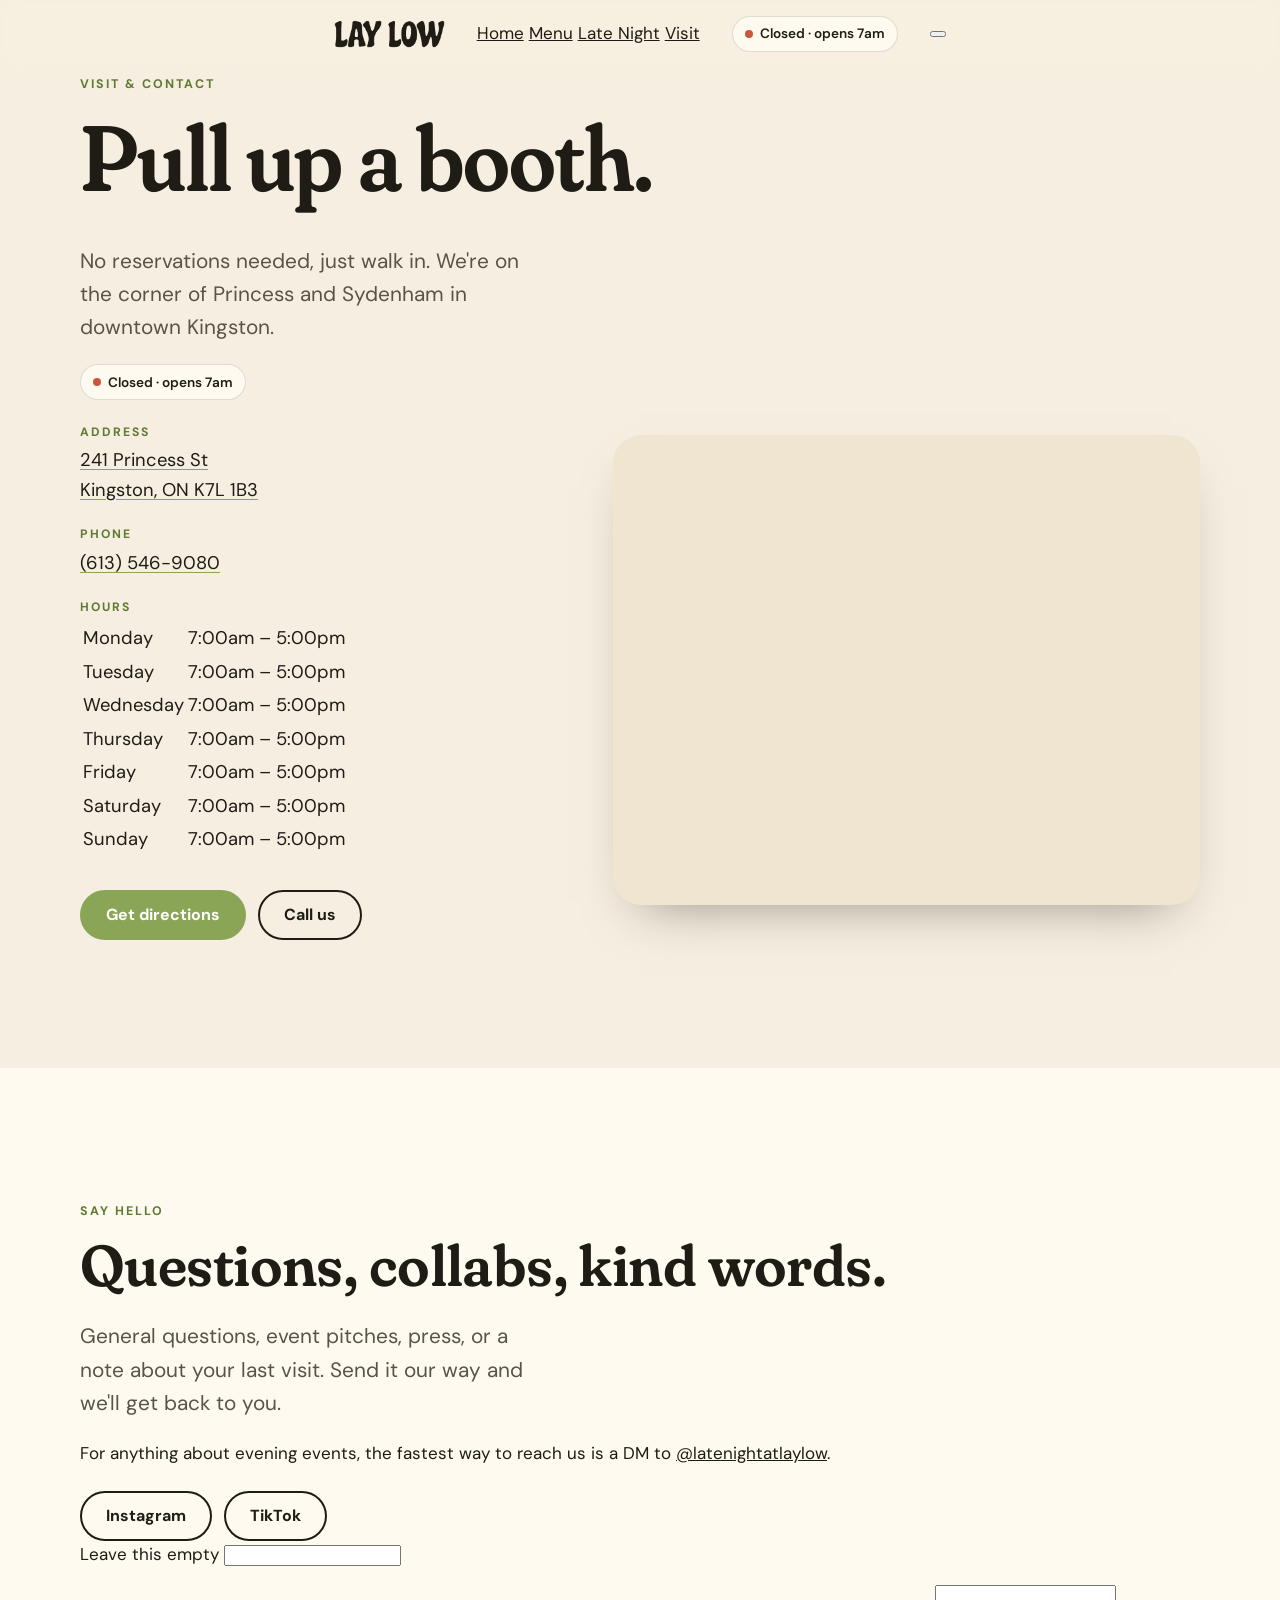
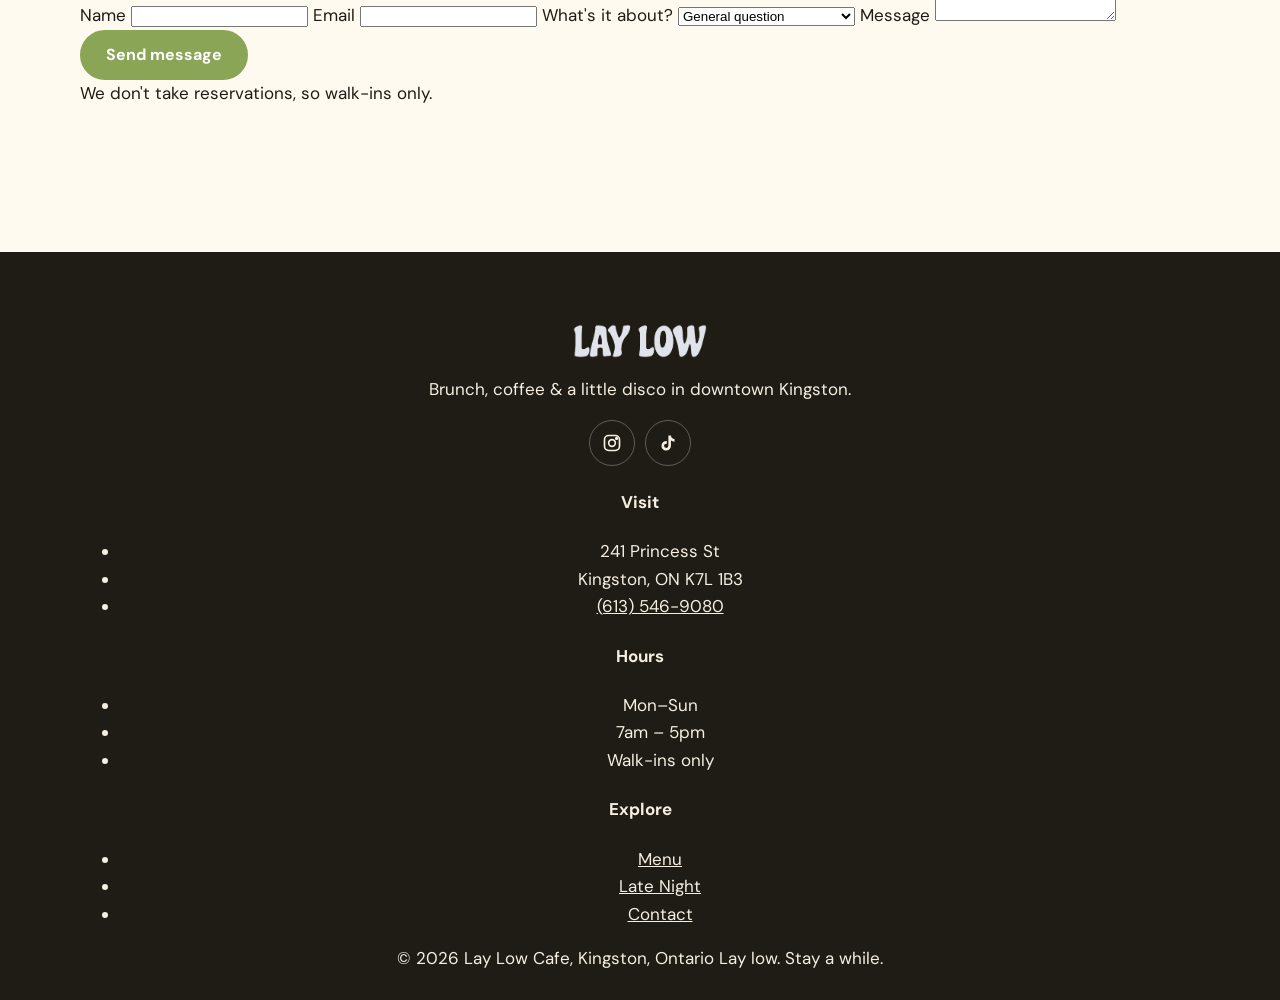
<file: contact-us/index.html>
<!doctype html>
<html lang="en-CA">
<head>
  <meta charset="utf-8">
  <meta name="viewport" content="width=device-width, initial-scale=1">
  <title>Visit &amp; Contact | Lay Low Cafe, 241 Princess St, Kingston</title>
  <meta name="description" content="Find Lay Low Cafe at 241 Princess St, Kingston, ON. Open every day 7am to 5pm, walk-ins welcome. Call (613) 546-9080 or send us a message.">
  <link rel="canonical" href="https://laylowcafe.ca/contact-us">
  <meta name="theme-color" content="#f6efe1">
  <meta property="og:type" content="website">
  <meta property="og:site_name" content="Lay Low Cafe">
  <meta property="og:title" content="Visit Lay Low Cafe">
  <meta property="og:description" content="241 Princess St, Kingston. Open every day 7am to 5pm.">
  <meta property="og:url" content="https://laylowcafe.ca/contact-us">
  <meta property="og:image" content="https://laylowcafe.ca/assets/img/latte-matcha.jpg">
  <meta name="twitter:card" content="summary_large_image">
  <link rel="icon" href="../assets/img/favicon.png" type="image/png">
  <link rel="apple-touch-icon" href="../assets/img/apple-touch-icon.png">
  <link rel="preconnect" href="https://fonts.googleapis.com">
  <link rel="preconnect" href="https://fonts.gstatic.com" crossorigin>
  <link href="https://fonts.googleapis.com/css2?family=DM+Sans:opsz,wght@9..40,400;9..40,500;9..40,600;9..40,700&family=Fraunces:ital,opsz,wght,SOFT,WONK@0,9..144,500..600,100,1;1,9..144,500..600,100,1&display=swap" rel="stylesheet">
  <link rel="stylesheet" href="../assets/css/styles.css">
  <script src="../assets/js/main.js" defer></script>
</head>
<body>
  <a class="skip-link" href="#main">Skip to content</a>

  <header class="site-header">
    <div class="container">
      <a class="brand" href="../" aria-label="Lay Low Cafe home">
        <img src="../assets/img/logo.png" alt="Lay Low" width="118" height="30">
      </a>
      <nav class="nav" id="site-nav" aria-label="Main">
        <a href="../">Home</a>
        <a href="../menu/">Menu</a>
        <a href="../events/">Late Night</a>
        <a href="../contact-us/" aria-current="page">Visit</a>
      </nav>
      <span class="status-pill header-status" data-open-status><span class="dot"></span><span class="label">Open daily 7am–5pm</span></span>
      <button class="menu-toggle" aria-expanded="false" aria-controls="site-nav" aria-label="Open menu"><span></span></button>
    </div>
  </header>

  <main id="main">
    <section class="page-hero">
      <div class="container">
        <span class="eyebrow">Visit &amp; contact</span>
        <h1>Pull up a booth.</h1>
        <p class="lede">No reservations needed, just walk in. We're on the corner of Princess and Sydenham in downtown Kingston.</p>
        <span class="status-pill" data-open-status><span class="dot"></span><span class="label">Open daily 7am–5pm</span></span>
      </div>
    </section>

    <section class="section" style="padding-top: 0">
      <div class="container visit">
        <div class="visit-card reveal">
          <dl>
            <div><dt>Address</dt><dd><a href="https://www.google.com/maps/search/?api=1&amp;query=Lay+Low+Cafe+241+Princess+St+Kingston+ON" target="_blank" rel="noopener">241 Princess St<br>Kingston, ON K7L 1B3</a></dd></div>
            <div><dt>Phone</dt><dd><a href="tel:+16135469080">(613) 546-9080</a></dd></div>
            <div>
              <dt>Hours</dt>
              <dd>
                <table class="hours-table">
                  <tbody>
                    <tr data-day="1"><td>Monday</td><td>7:00am – 5:00pm</td></tr>
                    <tr data-day="2"><td>Tuesday</td><td>7:00am – 5:00pm</td></tr>
                    <tr data-day="3"><td>Wednesday</td><td>7:00am – 5:00pm</td></tr>
                    <tr data-day="4"><td>Thursday</td><td>7:00am – 5:00pm</td></tr>
                    <tr data-day="5"><td>Friday</td><td>7:00am – 5:00pm</td></tr>
                    <tr data-day="6"><td>Saturday</td><td>7:00am – 5:00pm</td></tr>
                    <tr data-day="0"><td>Sunday</td><td>7:00am – 5:00pm</td></tr>
                  </tbody>
                </table>
              </dd>
            </div>
          </dl>
          <div class="btn-row">
            <a class="btn btn--olive" href="https://www.google.com/maps/dir/?api=1&amp;destination=Lay+Low+Cafe+241+Princess+St+Kingston+ON" target="_blank" rel="noopener">Get directions</a>
            <a class="btn btn--ghost" href="tel:+16135469080">Call us</a>
          </div>
        </div>
        <div class="map reveal">
          <iframe title="Map showing Lay Low Cafe at 241 Princess St, Kingston" src="https://www.google.com/maps?q=Lay+Low+Cafe,+241+Princess+St,+Kingston,+ON&amp;output=embed" loading="lazy" referrerpolicy="no-referrer-when-downgrade"></iframe>
        </div>
      </div>
    </section>

    <section class="section section--paper" id="message">
      <div class="container contact-grid">
        <div class="reveal">
          <span class="eyebrow">Say hello</span>
          <h2>Questions, collabs, kind words.</h2>
          <p class="lede">General questions, event pitches, press, or a note about your last visit. Send it our way and we'll get back to you.</p>
          <p>For anything about evening events, the fastest way to reach us is a DM to <a href="https://www.instagram.com/latenightatlaylow/" target="_blank" rel="noopener">@latenightatlaylow</a>.</p>
          <div class="btn-row" style="margin-top: 1.5rem">
            <a class="btn btn--ghost" href="https://www.instagram.com/laylowcafe/" target="_blank" rel="noopener">Instagram</a>
            <a class="btn btn--ghost" href="https://www.tiktok.com/@laylowcafe" target="_blank" rel="noopener">TikTok</a>
          </div>
        </div>
        <!-- Submissions go to Formspree, which emails them on. Replace YOUR_FORM_ID with the ID from formspree.io (see README). -->
        <form class="form reveal" method="POST" action="https://formspree.io/f/YOUR_FORM_ID" data-contact-form>
          <input type="hidden" name="_subject" value="New message from laylowcafe.ca">
          <p class="hp"><label>Leave this empty <input name="_gotcha" tabindex="-1" autocomplete="off"></label></p>
          <label>Name <input name="name" autocomplete="name" required></label>
          <label>Email <input type="email" name="email" autocomplete="email" required></label>
          <label>What's it about?
            <select name="topic">
              <option>General question</option>
              <option>Event or performer inquiry</option>
              <option>Feedback</option>
              <option>Press &amp; partnerships</option>
            </select>
          </label>
          <label>Message <textarea name="message" required></textarea></label>
          <button class="btn btn--olive" type="submit">Send message</button>
          <p class="form-note" data-form-status role="status" aria-live="polite">We don't take reservations, so walk-ins only.</p>
        </form>
      </div>
    </section>
  </main>

  <footer class="site-footer">
    <div class="container">
      <div class="footer-grid">
        <div>
          <img class="footer-logo" src="../assets/img/logo.png" alt="Lay Low" width="134" height="34" loading="lazy">
          <p class="footer-tag">Brunch, coffee &amp; a little disco in downtown Kingston.</p>
          <div class="socials">
            <a href="https://www.instagram.com/laylowcafe/" target="_blank" rel="noopener" aria-label="Instagram"><svg width="20" height="20" viewBox="0 0 24 24" fill="none" stroke="currentColor" stroke-width="2" aria-hidden="true"><rect x="3" y="3" width="18" height="18" rx="5"/><circle cx="12" cy="12" r="4"/><circle cx="17.5" cy="6.5" r="1" fill="currentColor"/></svg></a>
            <a href="https://www.tiktok.com/@laylowcafe" target="_blank" rel="noopener" aria-label="TikTok"><svg width="20" height="20" viewBox="0 0 24 24" fill="currentColor" aria-hidden="true"><path d="M16.6 5.82A4.28 4.28 0 0 1 15.54 3h-3.09v12.4a2.59 2.59 0 1 1-2.59-2.6c.27 0 .53.04.77.12V9.77a5.7 5.7 0 1 0 4.91 5.63V9.01a7.35 7.35 0 0 0 4.3 1.38V7.3a4.3 4.3 0 0 1-3.24-1.48z"/></svg></a>
          </div>
        </div>
        <div>
          <h4>Visit</h4>
          <ul>
            <li>241 Princess St</li>
            <li>Kingston, ON K7L 1B3</li>
            <li><a href="tel:+16135469080">(613) 546-9080</a></li>
          </ul>
        </div>
        <div>
          <h4>Hours</h4>
          <ul>
            <li>Mon–Sun</li>
            <li>7am – 5pm</li>
            <li>Walk-ins only</li>
          </ul>
        </div>
        <div>
          <h4>Explore</h4>
          <ul>
            <li><a href="../menu/">Menu</a></li>
            <li><a href="../events/">Late Night</a></li>
            <li><a href="../contact-us/">Contact</a></li>
          </ul>
        </div>
      </div>
      <div class="footer-bottom">
        <span>© <span data-year>2026</span> Lay Low Cafe, Kingston, Ontario</span>
        <span>Lay low. Stay a while.</span>
      </div>
    </div>
  </footer>

  <nav class="action-bar" aria-label="Quick actions">
    <a href="../menu/"><svg width="20" height="20" viewBox="0 0 24 24" fill="none" stroke="currentColor" stroke-width="2" stroke-linecap="round" aria-hidden="true"><path d="M4 6h16M4 12h16M4 18h10"/></svg>Menu</a>
    <a href="https://www.google.com/maps/dir/?api=1&amp;destination=Lay+Low+Cafe+241+Princess+St+Kingston+ON" target="_blank" rel="noopener"><svg width="20" height="20" viewBox="0 0 24 24" fill="none" stroke="currentColor" stroke-width="2" stroke-linecap="round" aria-hidden="true"><path d="M12 21s-7-6.2-7-11.5A7 7 0 0 1 19 9.5C19 14.8 12 21 12 21z"/><circle cx="12" cy="9.5" r="2.5"/></svg>Directions</a>
    <a href="tel:+16135469080"><svg width="20" height="20" viewBox="0 0 24 24" fill="none" stroke="currentColor" stroke-width="2" stroke-linecap="round" stroke-linejoin="round" aria-hidden="true"><path d="M22 16.9v3a2 2 0 0 1-2.2 2 19.8 19.8 0 0 1-8.6-3.1 19.5 19.5 0 0 1-6-6A19.8 19.8 0 0 1 2.1 4.2 2 2 0 0 1 4.1 2h3a2 2 0 0 1 2 1.7c.1.9.3 1.8.6 2.7a2 2 0 0 1-.5 2.1L8 9.8a16 16 0 0 0 6 6l1.3-1.3a2 2 0 0 1 2.1-.4c.9.3 1.8.5 2.7.6a2 2 0 0 1 1.7 2z"/></svg>Call</a>
  </nav>
</body>
</html>
</file>
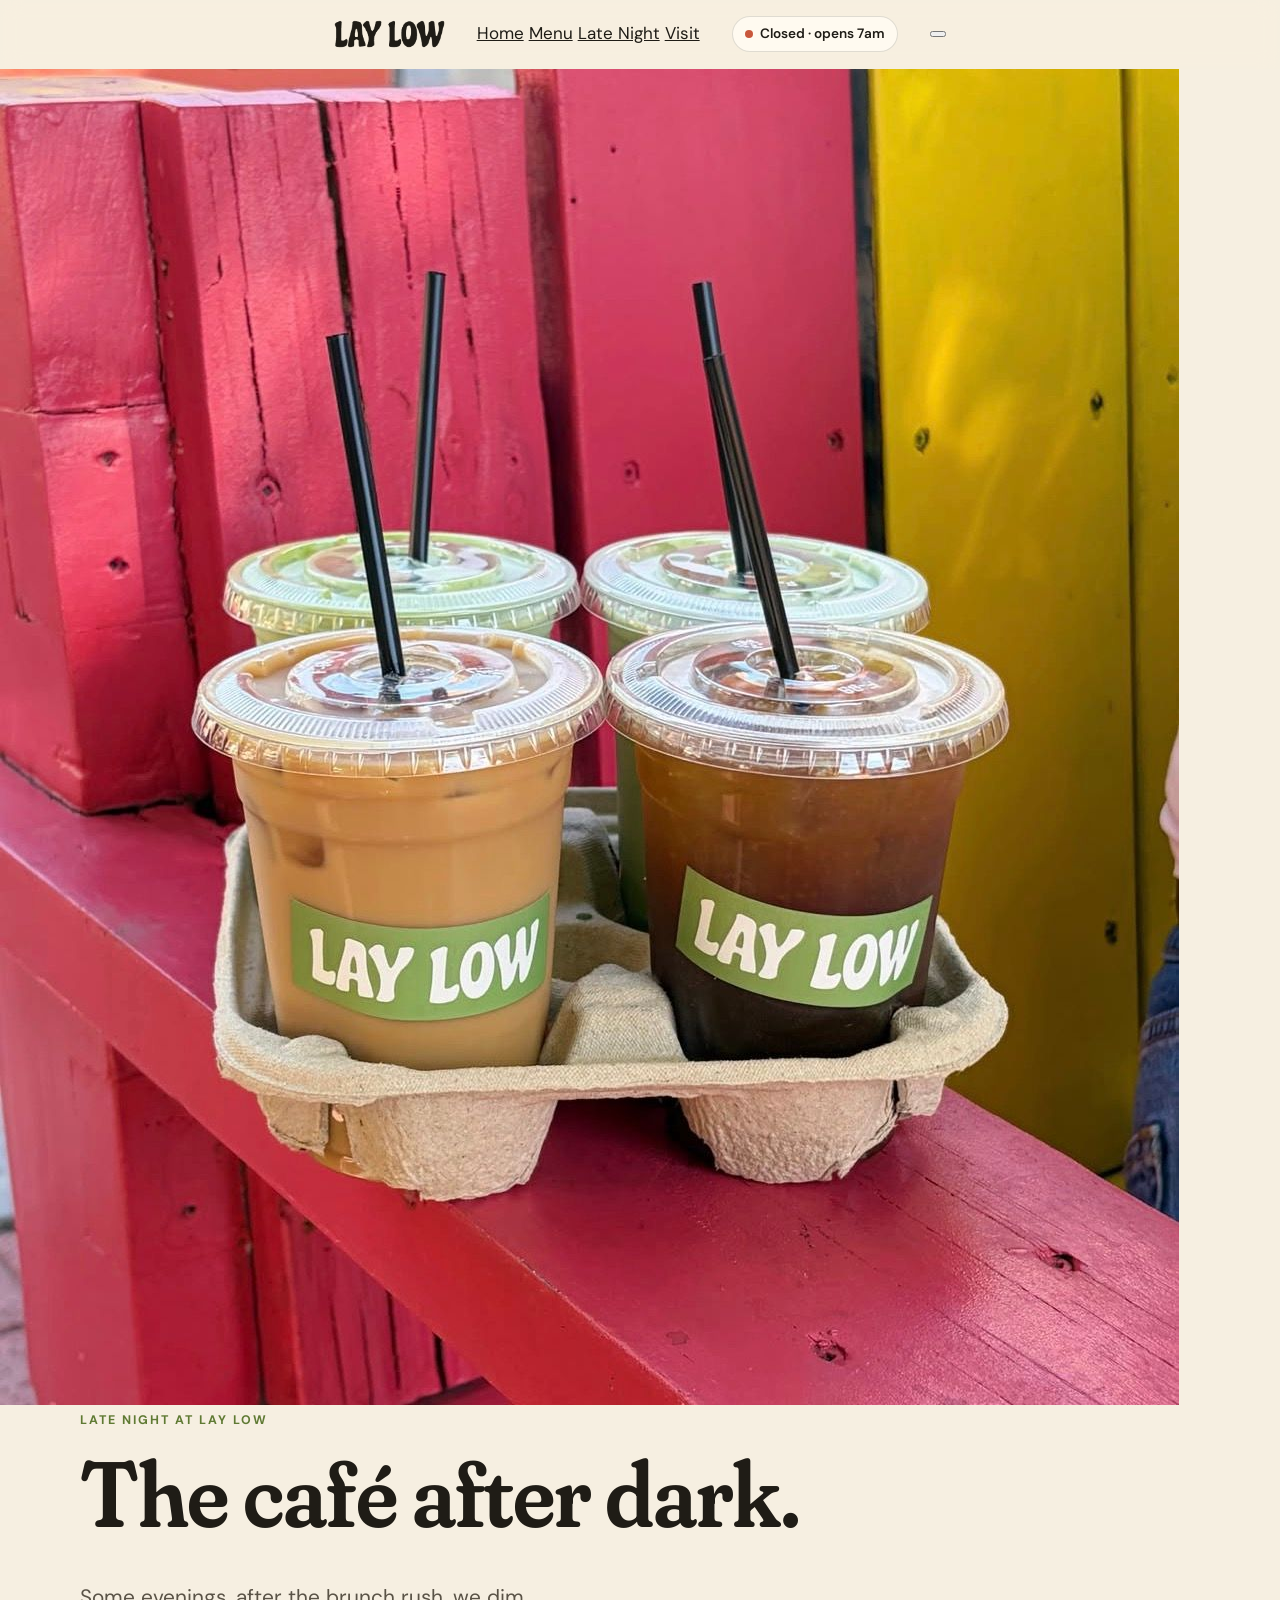
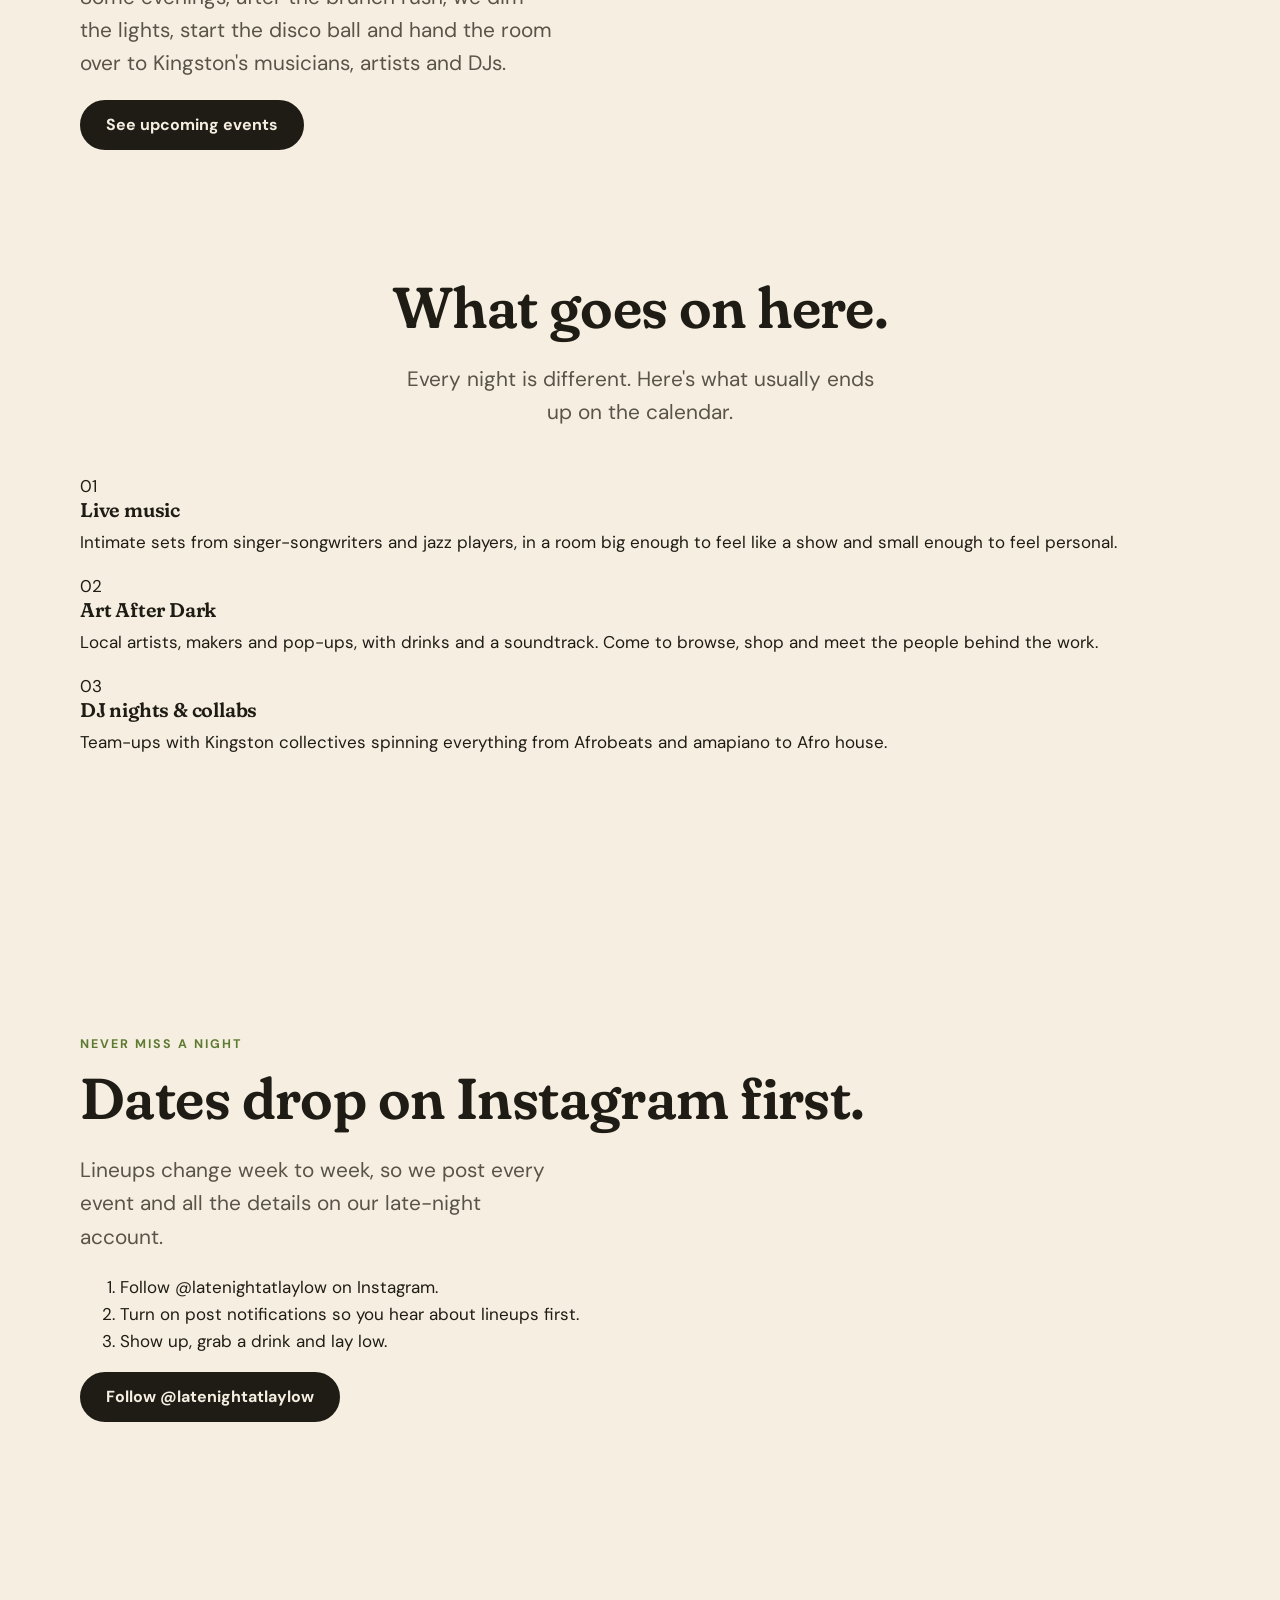
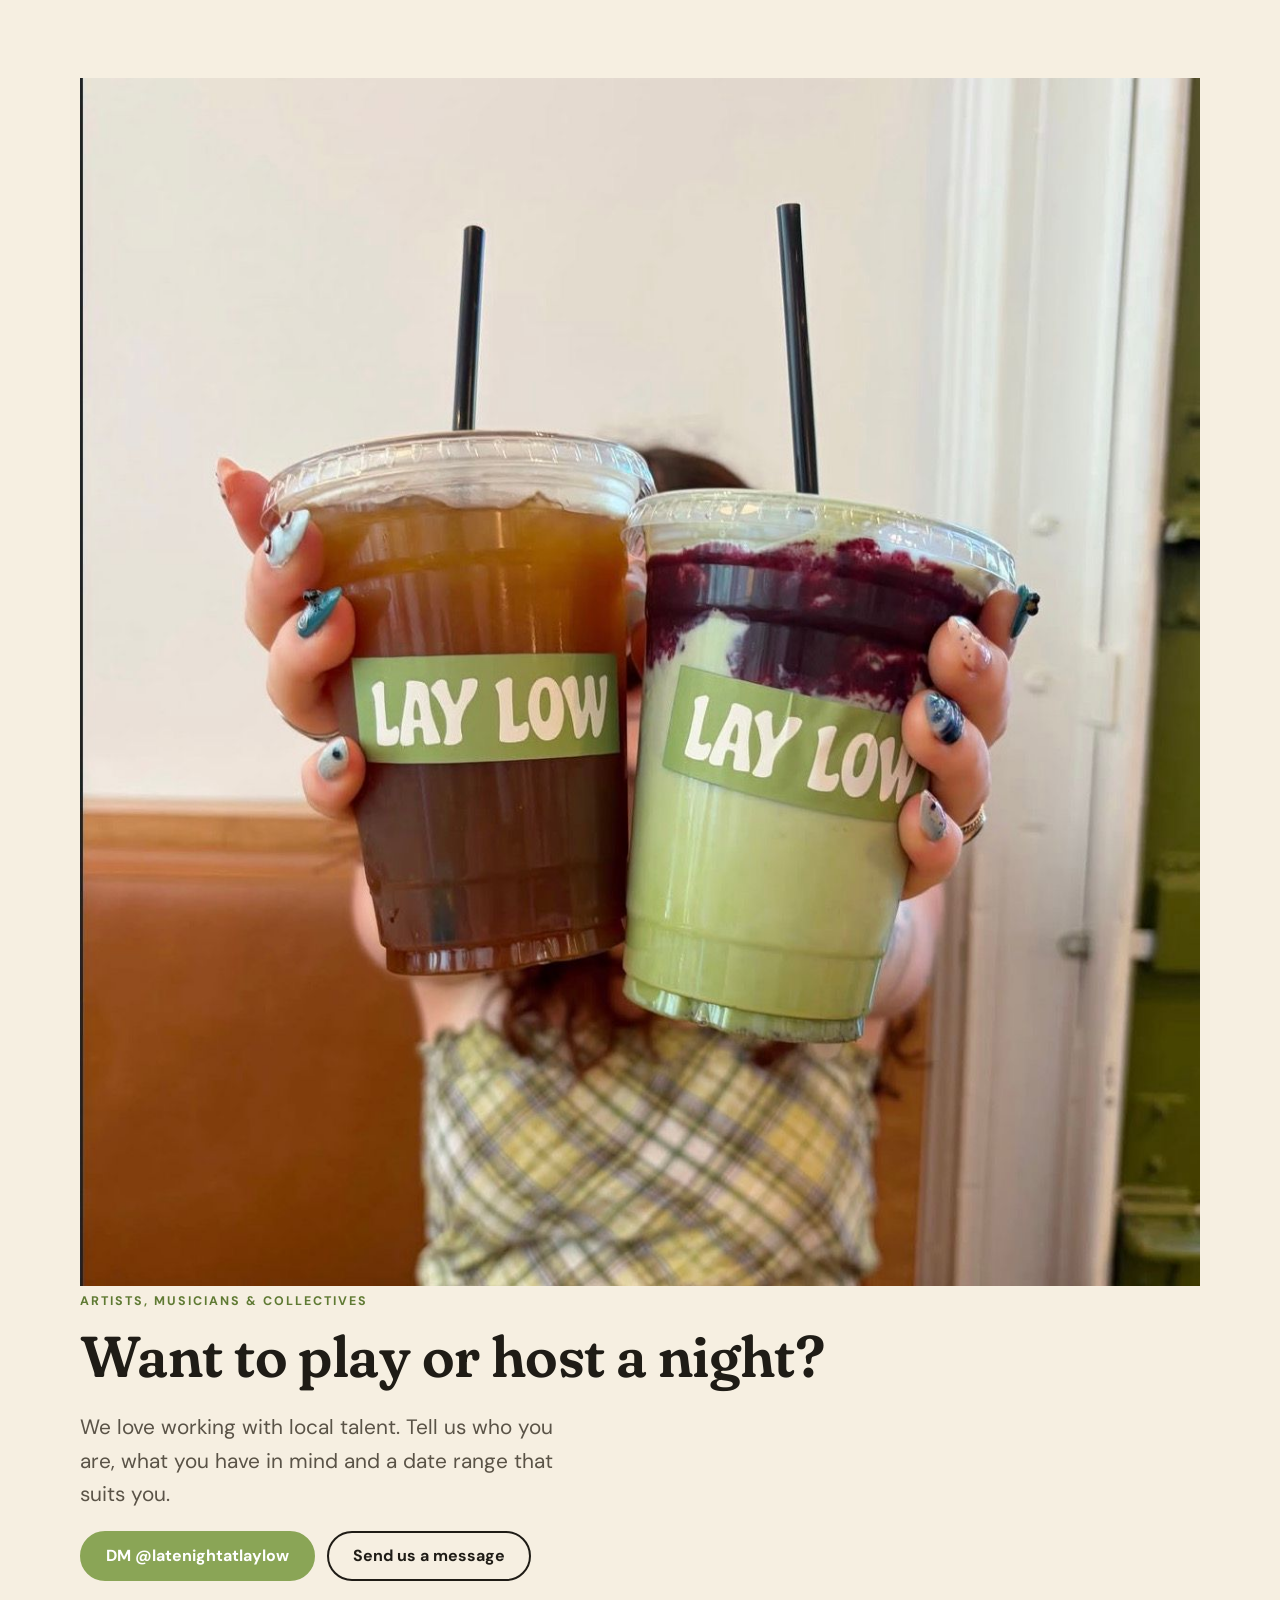
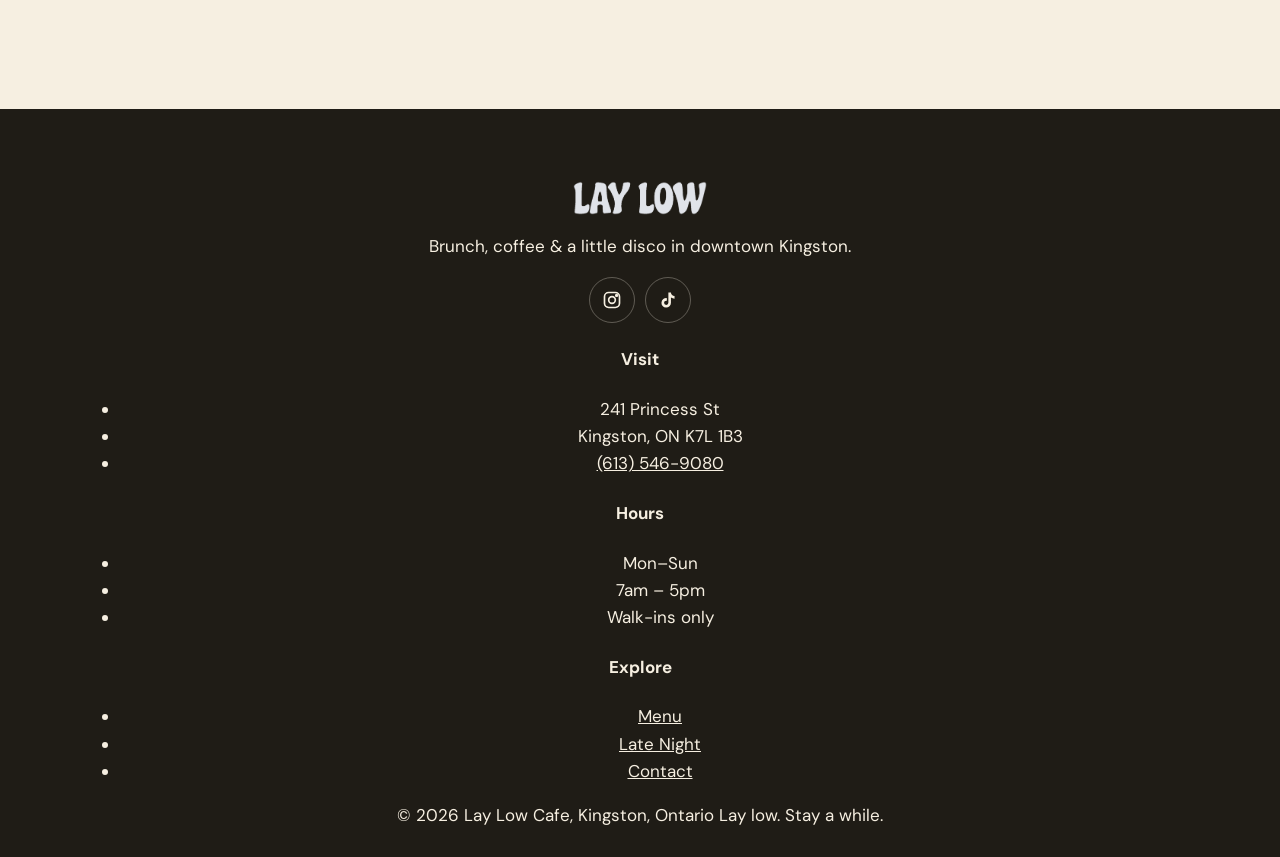
<file: events/index.html>
<!doctype html>
<html lang="en-CA">
<head>
  <meta charset="utf-8">
  <meta name="viewport" content="width=device-width, initial-scale=1">
  <title>Late Night at Lay Low | Events in Downtown Kingston</title>
  <meta name="description" content="Live music, Art After Dark and DJ nights at Lay Low Cafe, 241 Princess St, Kingston. Follow @latenightatlaylow for upcoming events.">
  <link rel="canonical" href="https://laylowcafe.ca/events">
  <meta name="theme-color" content="#2e3a22">
  <meta property="og:type" content="website">
  <meta property="og:site_name" content="Lay Low Cafe">
  <meta property="og:title" content="Late Night at Lay Low">
  <meta property="og:description" content="Live music, art nights and DJ sets on Princess St, Kingston.">
  <meta property="og:url" content="https://laylowcafe.ca/events">
  <meta property="og:image" content="https://laylowcafe.ca/assets/img/to-go-cups.jpg">
  <meta name="twitter:card" content="summary_large_image">
  <link rel="icon" href="../assets/img/favicon.png" type="image/png">
  <link rel="apple-touch-icon" href="../assets/img/apple-touch-icon.png">
  <link rel="preconnect" href="https://fonts.googleapis.com">
  <link rel="preconnect" href="https://fonts.gstatic.com" crossorigin>
  <link href="https://fonts.googleapis.com/css2?family=DM+Sans:opsz,wght@9..40,400;9..40,500;9..40,600;9..40,700&family=Fraunces:ital,opsz,wght,SOFT,WONK@0,9..144,500..600,100,1;1,9..144,500..600,100,1&display=swap" rel="stylesheet">
  <link rel="stylesheet" href="../assets/css/styles.css">
  <script src="../assets/js/main.js" defer></script>
</head>
<body>
  <a class="skip-link" href="#main">Skip to content</a>

  <header class="site-header">
    <div class="container">
      <a class="brand" href="../" aria-label="Lay Low Cafe home">
        <img src="../assets/img/logo.png" alt="Lay Low" width="118" height="30">
      </a>
      <nav class="nav" id="site-nav" aria-label="Main">
        <a href="../">Home</a>
        <a href="../menu/">Menu</a>
        <a href="../events/" aria-current="page">Late Night</a>
        <a href="../contact-us/">Visit</a>
      </nav>
      <span class="status-pill header-status" data-open-status><span class="dot"></span><span class="label">Open daily 7am–5pm</span></span>
      <button class="menu-toggle" aria-expanded="false" aria-controls="site-nav" aria-label="Open menu"><span></span></button>
    </div>
  </header>

  <main id="main">
    <section class="page-hero page-hero--banner">
      <img src="../assets/img/to-go-cups.jpg" alt="" width="1179" height="1336">
      <div class="container">
        <span class="eyebrow">Late Night at Lay Low</span>
        <h1>The café after dark.</h1>
        <p class="lede">Some evenings, after the brunch rush, we dim the lights, start the disco ball and hand the room over to Kingston's musicians, artists and DJs.</p>
        <div class="btn-row">
          <a class="btn btn--light" href="https://www.instagram.com/latenightatlaylow/" target="_blank" rel="noopener">See upcoming events</a>
        </div>
      </div>
    </section>

    <section class="section">
      <div class="container">
        <div class="section-head reveal">
          <h2>What goes on here.</h2>
          <p class="lede">Every night is different. Here's what usually ends up on the calendar.</p>
        </div>
        <div class="event-grid">
          <article class="event-card reveal">
            <span class="num">01</span>
            <div>
              <h3>Live music</h3>
              <p>Intimate sets from singer-songwriters and jazz players, in a room big enough to feel like a show and small enough to feel personal.</p>
            </div>
          </article>
          <article class="event-card reveal">
            <span class="num">02</span>
            <div>
              <h3>Art After Dark</h3>
              <p>Local artists, makers and pop-ups, with drinks and a soundtrack. Come to browse, shop and meet the people behind the work.</p>
            </div>
          </article>
          <article class="event-card reveal">
            <span class="num">03</span>
            <div>
              <h3>DJ nights &amp; collabs</h3>
              <p>Team-ups with Kingston collectives spinning everything from Afrobeats and amapiano to Afro house.</p>
            </div>
          </article>
        </div>
      </div>
    </section>

    <section class="section section--booth">
      <div class="container late">
        <div class="reveal">
          <span class="eyebrow">Never miss a night</span>
          <h2>Dates drop on Instagram first.</h2>
          <p class="lede">Lineups change week to week, so we post every event and all the details on our late-night account.</p>
          <ol class="steps">
            <li>Follow @latenightatlaylow on Instagram.</li>
            <li>Turn on post notifications so you hear about lineups first.</li>
            <li>Show up, grab a drink and lay low.</li>
          </ol>
          <a class="btn btn--light" href="https://www.instagram.com/latenightatlaylow/" target="_blank" rel="noopener">Follow @latenightatlaylow</a>
        </div>
        <div class="disco reveal" role="img" aria-label="Illustration of a spinning disco ball"></div>
      </div>
    </section>

    <section class="section">
      <div class="container split">
        <div class="split-media reveal">
          <img src="../assets/img/cups-hands.jpg" alt="Two iced drinks held up in Lay Low cups" loading="lazy" width="1179" height="1272">
        </div>
        <div class="reveal">
          <span class="eyebrow">Artists, musicians &amp; collectives</span>
          <h2>Want to play or host a night?</h2>
          <p class="lede">We love working with local talent. Tell us who you are, what you have in mind and a date range that suits you.</p>
          <div class="btn-row">
            <a class="btn btn--olive" href="https://www.instagram.com/latenightatlaylow/" target="_blank" rel="noopener">DM @latenightatlaylow</a>
            <a class="btn btn--ghost" href="../contact-us/#message">Send us a message</a>
          </div>
        </div>
      </div>
    </section>
  </main>

  <footer class="site-footer">
    <div class="container">
      <div class="footer-grid">
        <div>
          <img class="footer-logo" src="../assets/img/logo.png" alt="Lay Low" width="134" height="34" loading="lazy">
          <p class="footer-tag">Brunch, coffee &amp; a little disco in downtown Kingston.</p>
          <div class="socials">
            <a href="https://www.instagram.com/laylowcafe/" target="_blank" rel="noopener" aria-label="Instagram"><svg width="20" height="20" viewBox="0 0 24 24" fill="none" stroke="currentColor" stroke-width="2" aria-hidden="true"><rect x="3" y="3" width="18" height="18" rx="5"/><circle cx="12" cy="12" r="4"/><circle cx="17.5" cy="6.5" r="1" fill="currentColor"/></svg></a>
            <a href="https://www.tiktok.com/@laylowcafe" target="_blank" rel="noopener" aria-label="TikTok"><svg width="20" height="20" viewBox="0 0 24 24" fill="currentColor" aria-hidden="true"><path d="M16.6 5.82A4.28 4.28 0 0 1 15.54 3h-3.09v12.4a2.59 2.59 0 1 1-2.59-2.6c.27 0 .53.04.77.12V9.77a5.7 5.7 0 1 0 4.91 5.63V9.01a7.35 7.35 0 0 0 4.3 1.38V7.3a4.3 4.3 0 0 1-3.24-1.48z"/></svg></a>
          </div>
        </div>
        <div>
          <h4>Visit</h4>
          <ul>
            <li>241 Princess St</li>
            <li>Kingston, ON K7L 1B3</li>
            <li><a href="tel:+16135469080">(613) 546-9080</a></li>
          </ul>
        </div>
        <div>
          <h4>Hours</h4>
          <ul>
            <li>Mon–Sun</li>
            <li>7am – 5pm</li>
            <li>Walk-ins only</li>
          </ul>
        </div>
        <div>
          <h4>Explore</h4>
          <ul>
            <li><a href="../menu/">Menu</a></li>
            <li><a href="../events/">Late Night</a></li>
            <li><a href="../contact-us/">Contact</a></li>
          </ul>
        </div>
      </div>
      <div class="footer-bottom">
        <span>© <span data-year>2026</span> Lay Low Cafe, Kingston, Ontario</span>
        <span>Lay low. Stay a while.</span>
      </div>
    </div>
  </footer>

  <nav class="action-bar" aria-label="Quick actions">
    <a href="../menu/"><svg width="20" height="20" viewBox="0 0 24 24" fill="none" stroke="currentColor" stroke-width="2" stroke-linecap="round" aria-hidden="true"><path d="M4 6h16M4 12h16M4 18h10"/></svg>Menu</a>
    <a href="https://www.google.com/maps/dir/?api=1&amp;destination=Lay+Low+Cafe+241+Princess+St+Kingston+ON" target="_blank" rel="noopener"><svg width="20" height="20" viewBox="0 0 24 24" fill="none" stroke="currentColor" stroke-width="2" stroke-linecap="round" aria-hidden="true"><path d="M12 21s-7-6.2-7-11.5A7 7 0 0 1 19 9.5C19 14.8 12 21 12 21z"/><circle cx="12" cy="9.5" r="2.5"/></svg>Directions</a>
    <a href="tel:+16135469080"><svg width="20" height="20" viewBox="0 0 24 24" fill="none" stroke="currentColor" stroke-width="2" stroke-linecap="round" stroke-linejoin="round" aria-hidden="true"><path d="M22 16.9v3a2 2 0 0 1-2.2 2 19.8 19.8 0 0 1-8.6-3.1 19.5 19.5 0 0 1-6-6A19.8 19.8 0 0 1 2.1 4.2 2 2 0 0 1 4.1 2h3a2 2 0 0 1 2 1.7c.1.9.3 1.8.6 2.7a2 2 0 0 1-.5 2.1L8 9.8a16 16 0 0 0 6 6l1.3-1.3a2 2 0 0 1 2.1-.4c.9.3 1.8.5 2.7.6a2 2 0 0 1 1.7 2z"/></svg>Call</a>
  </nav>
</body>
</html>
</file>
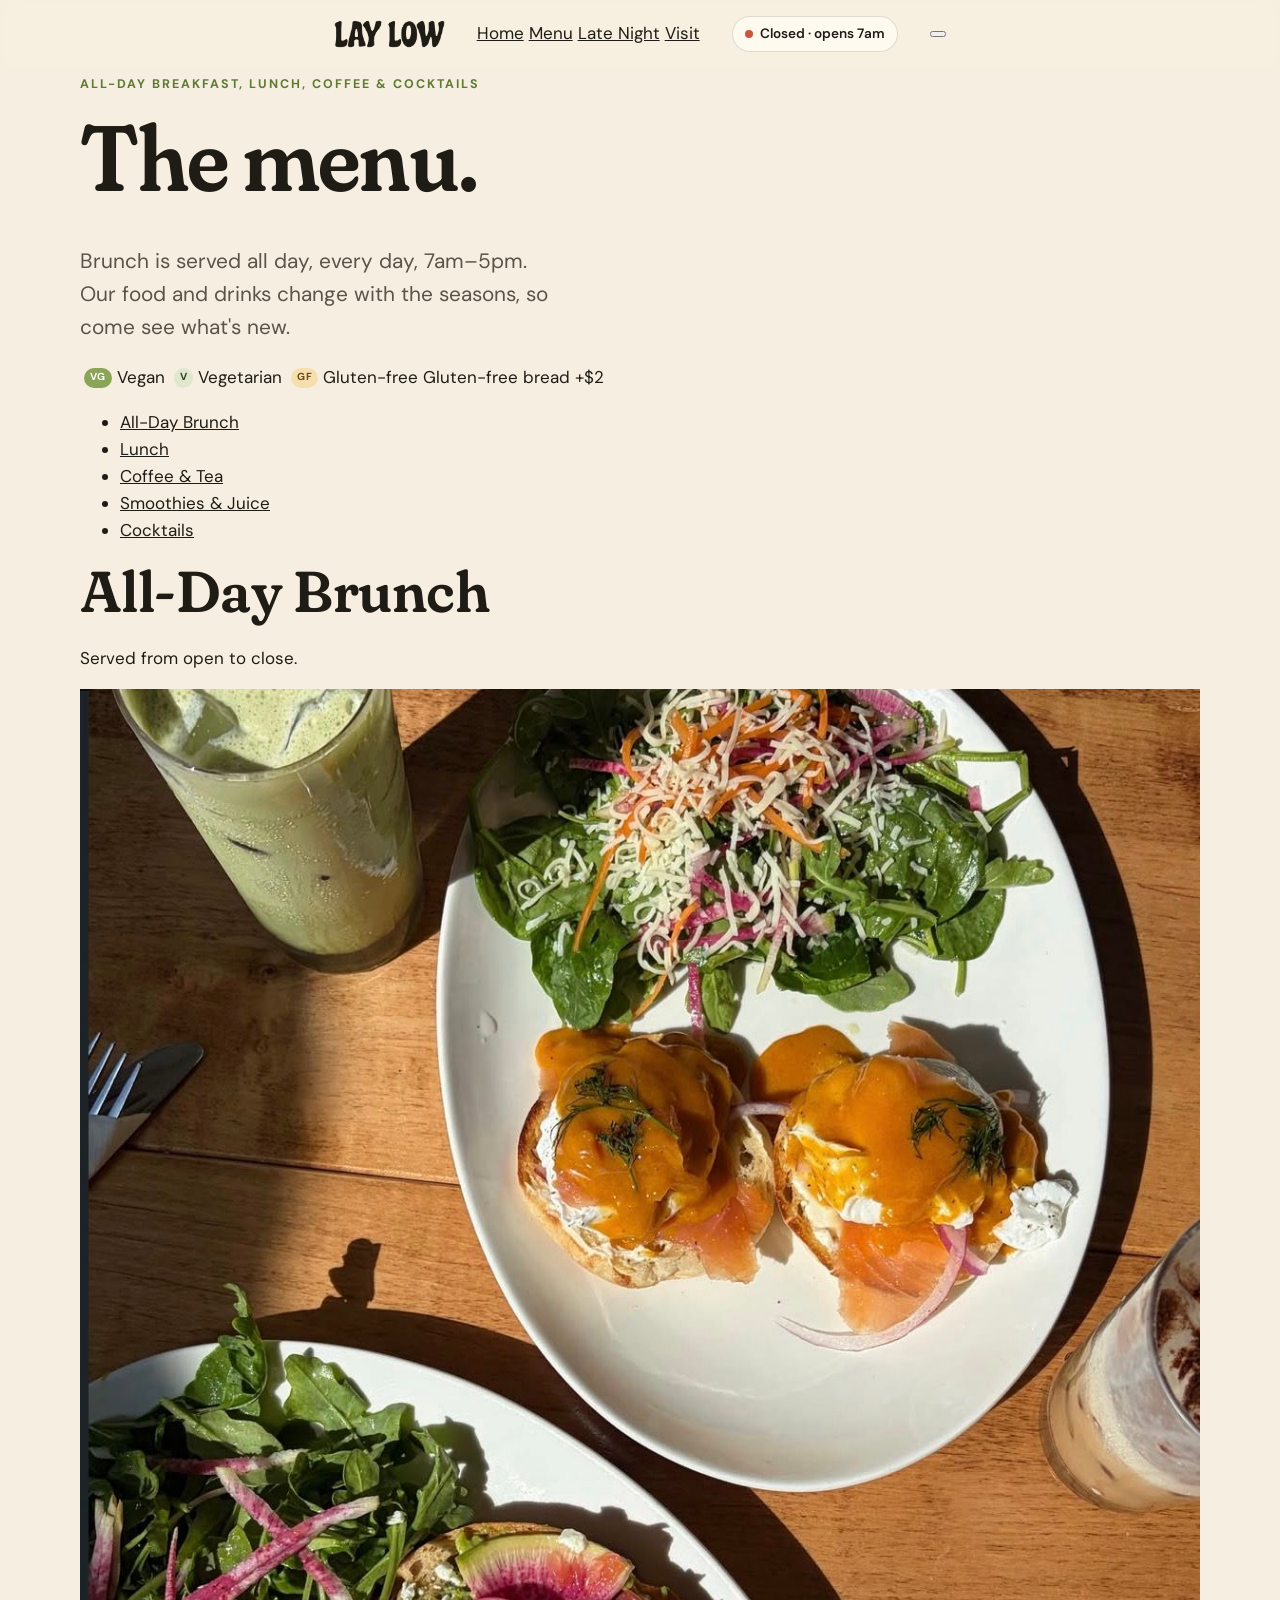
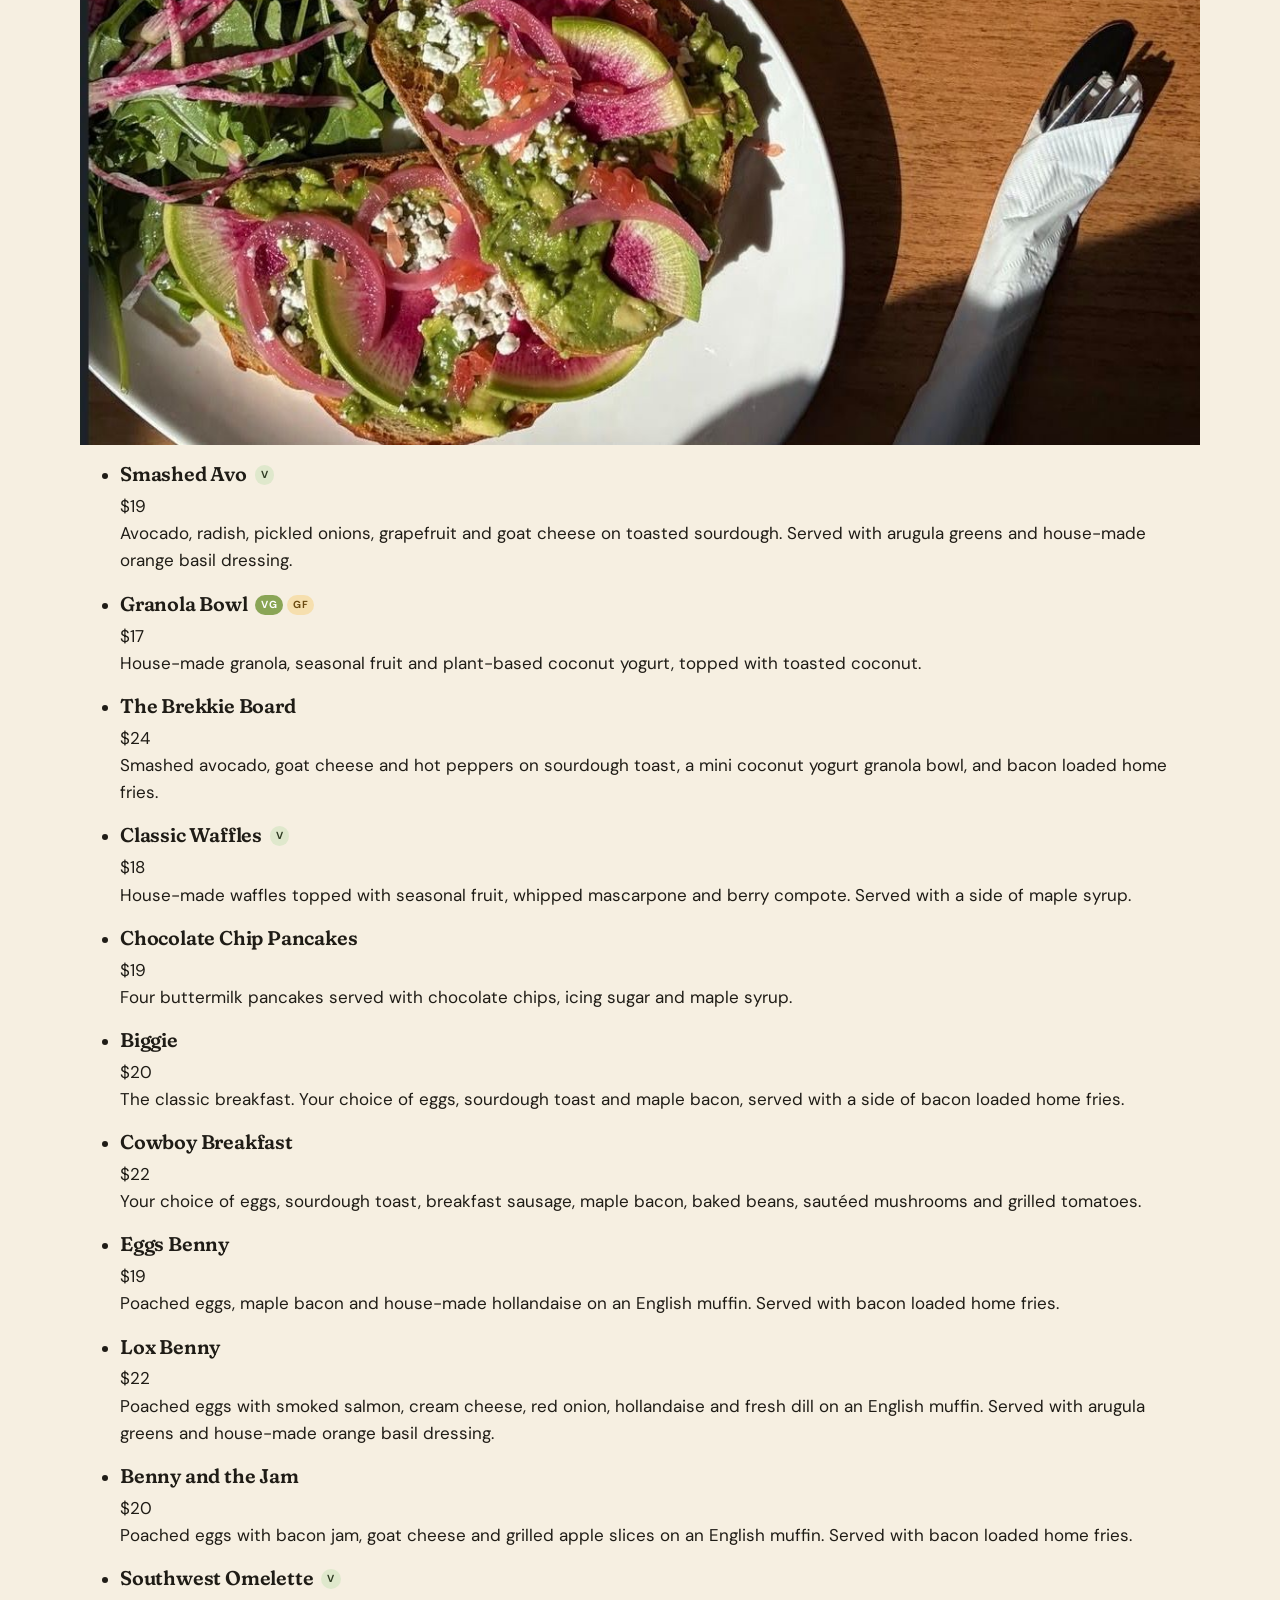
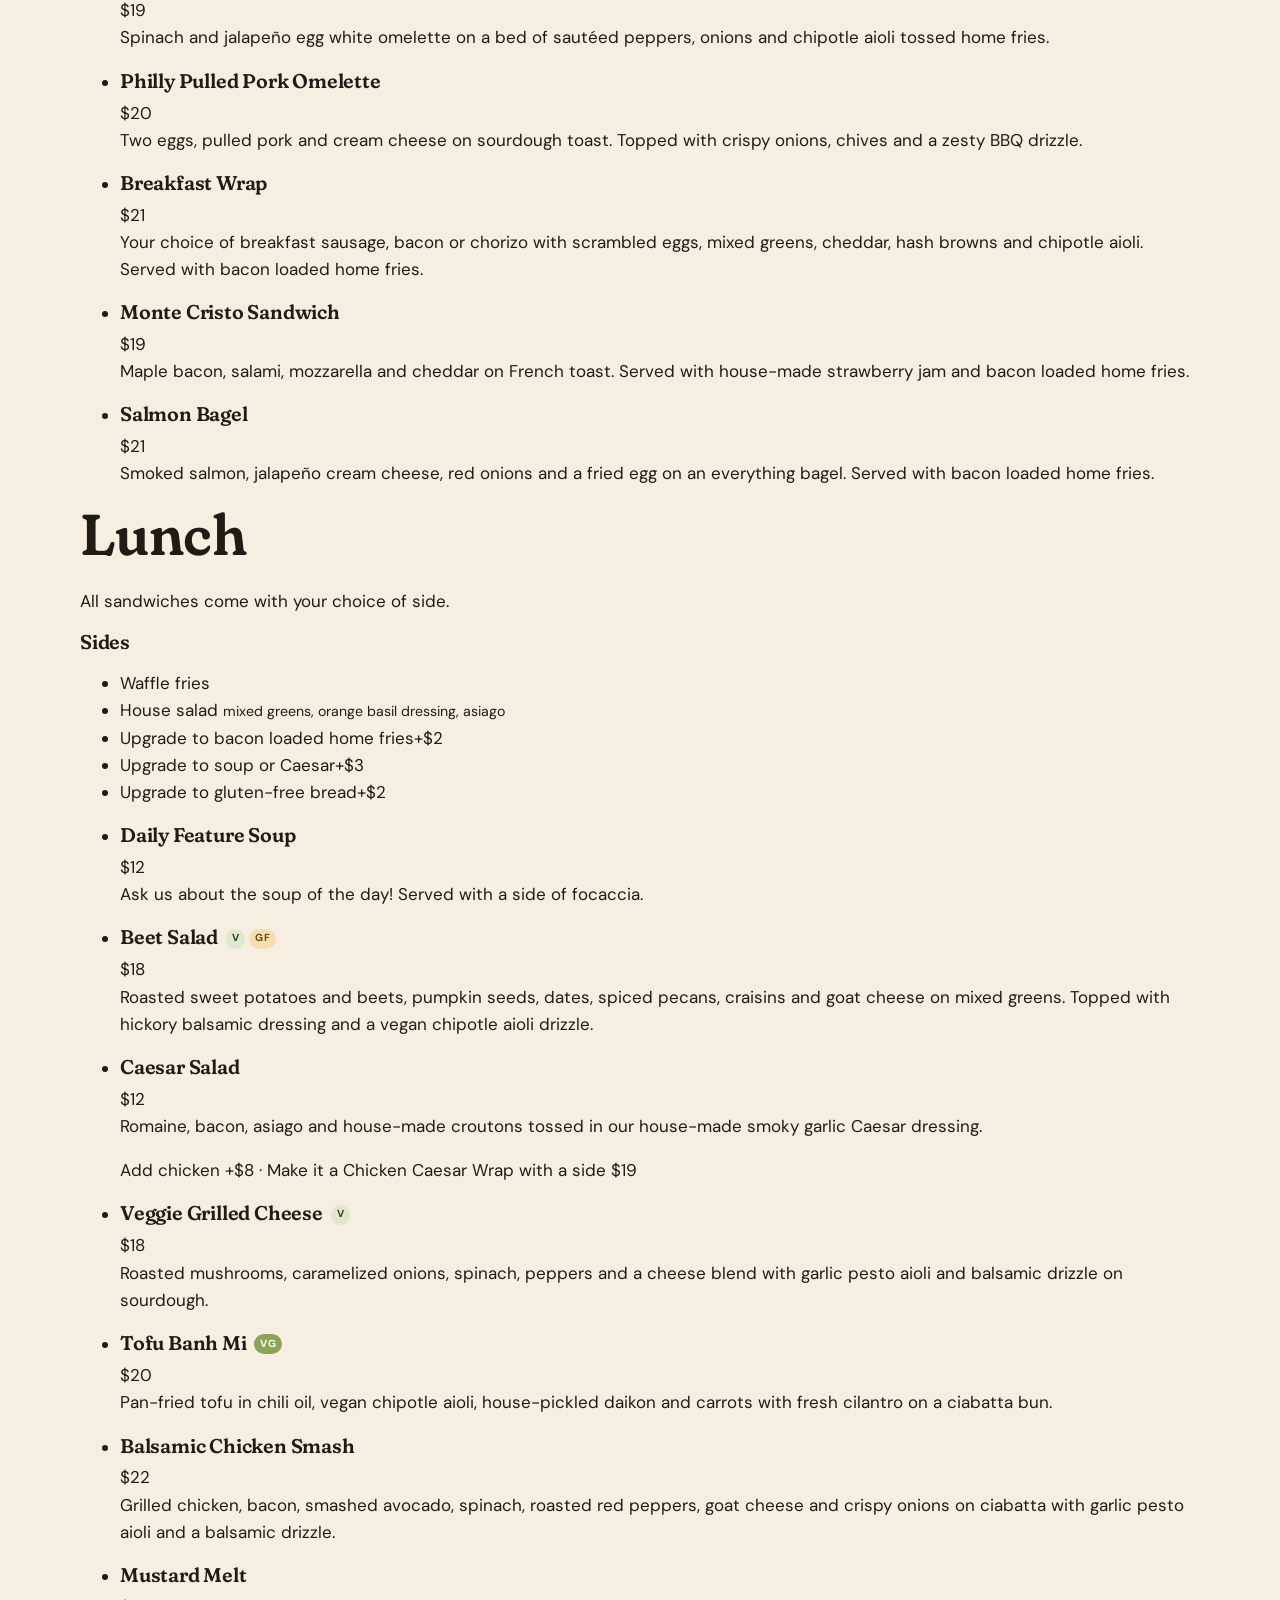
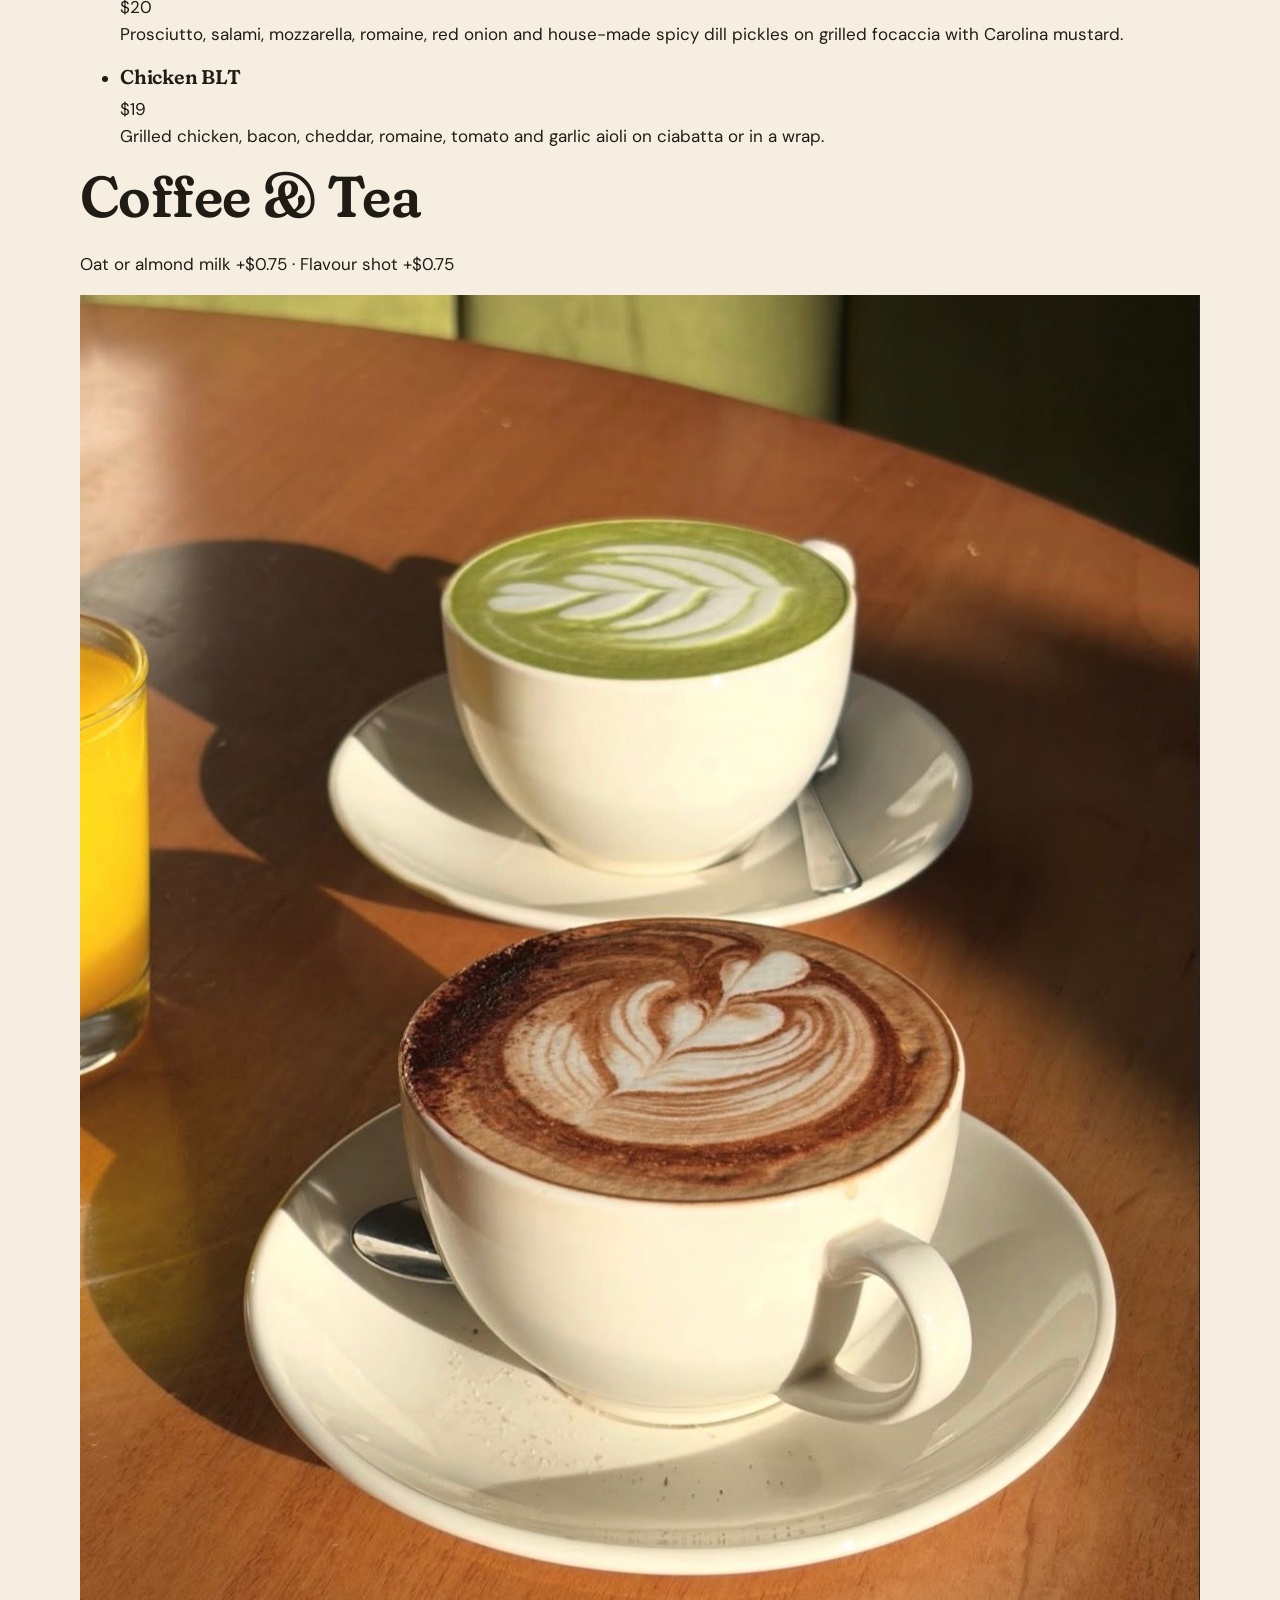
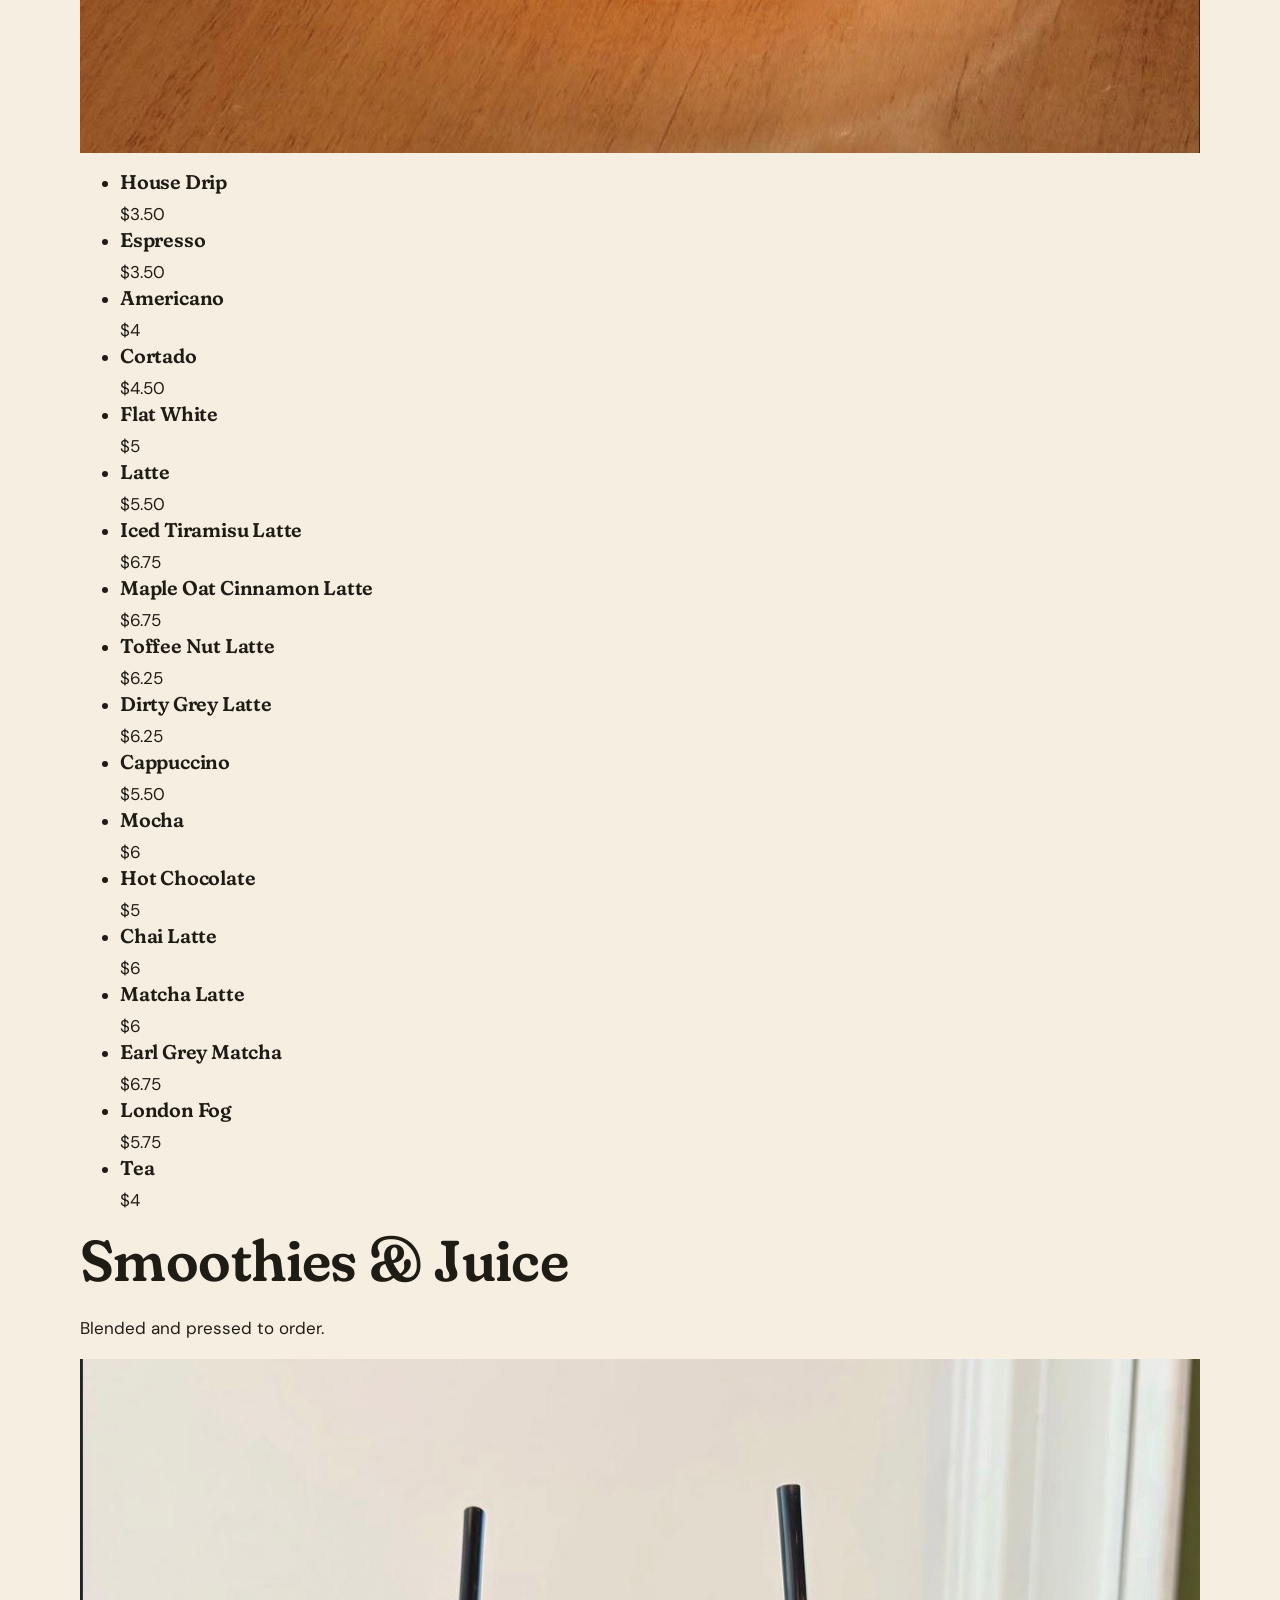
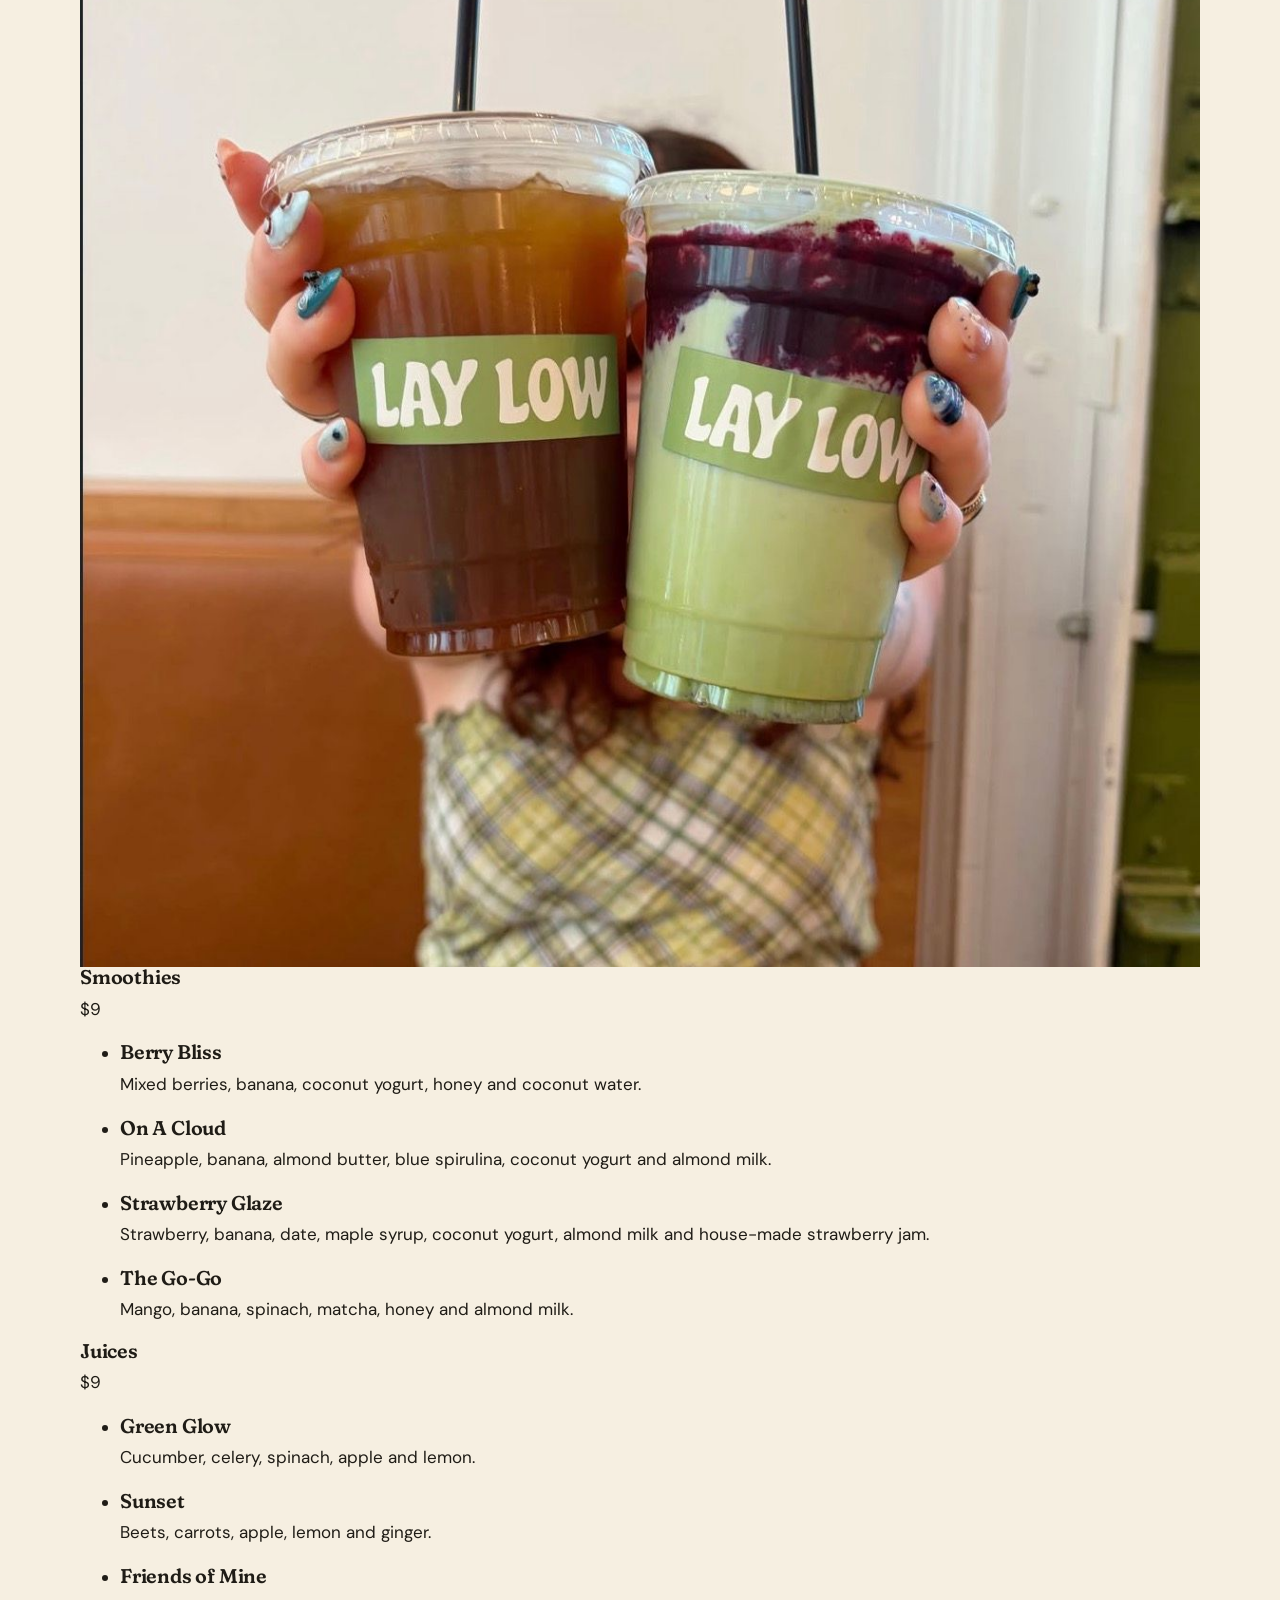
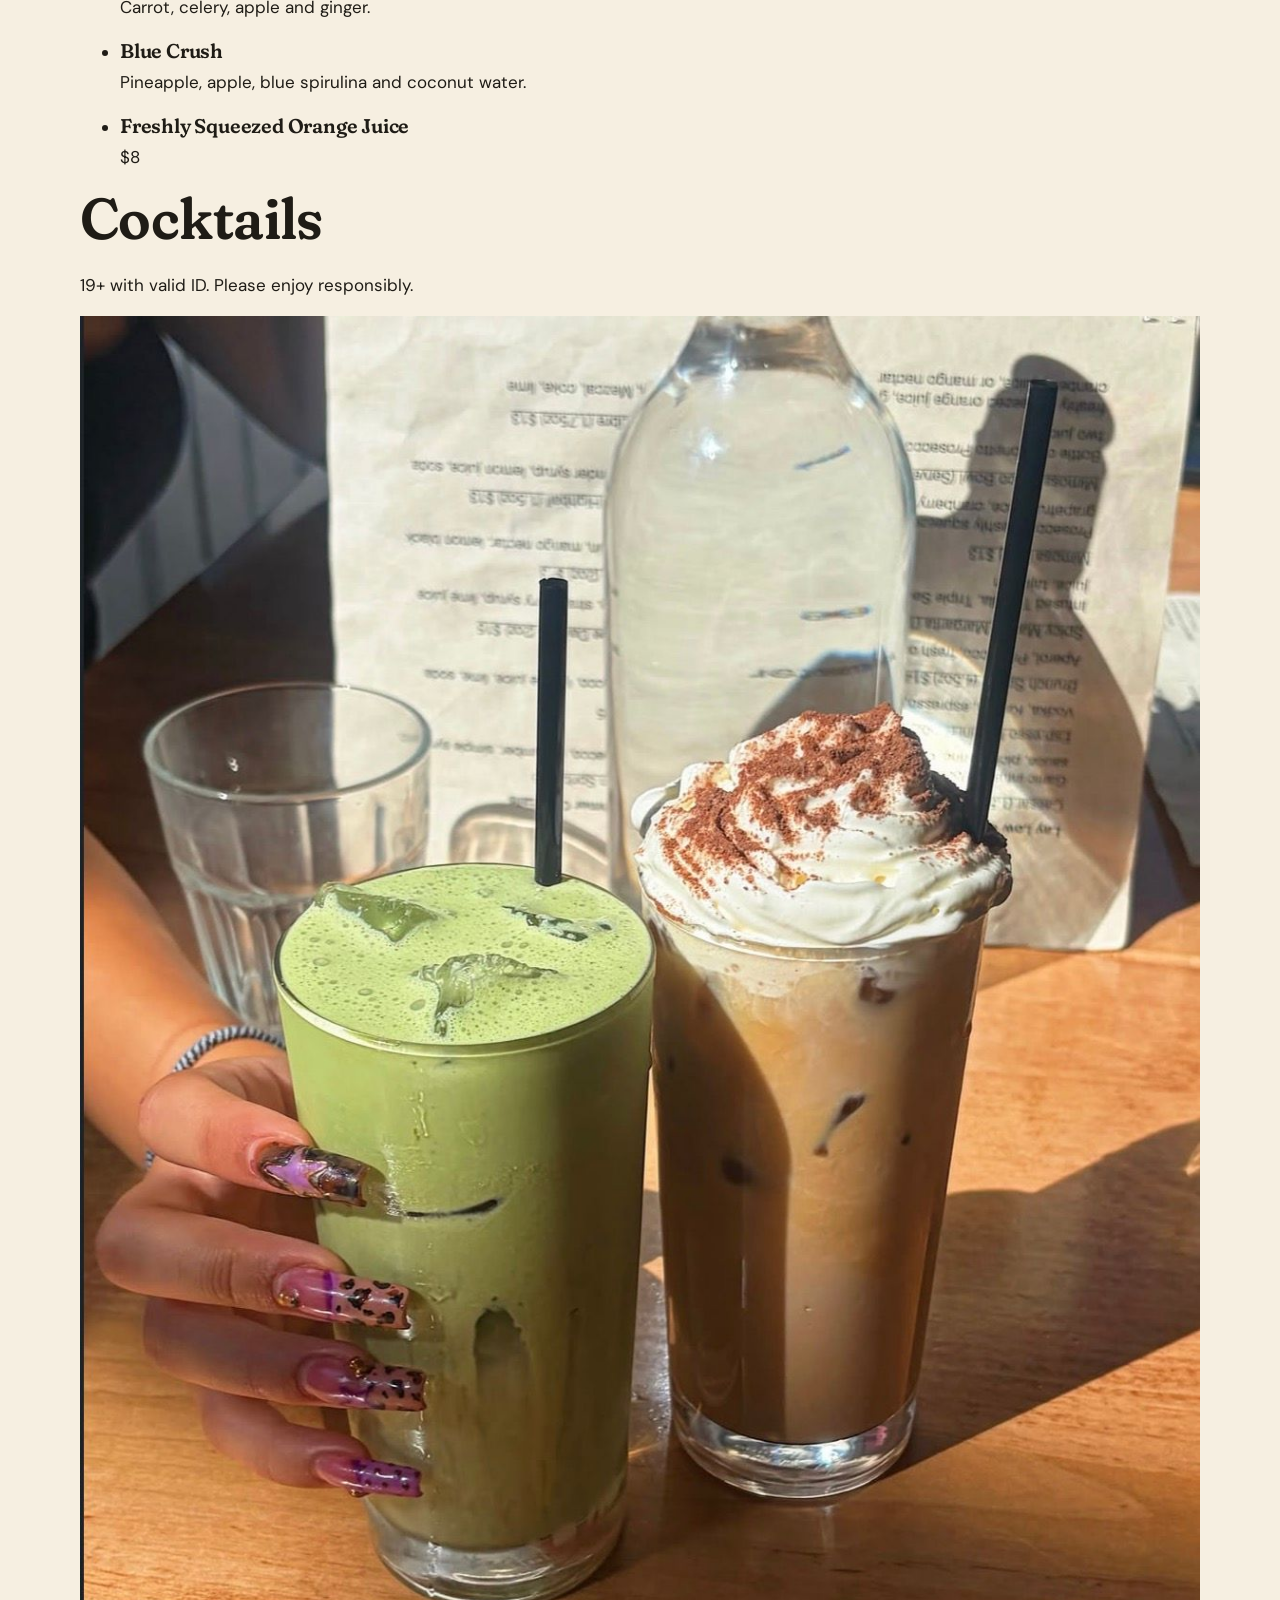
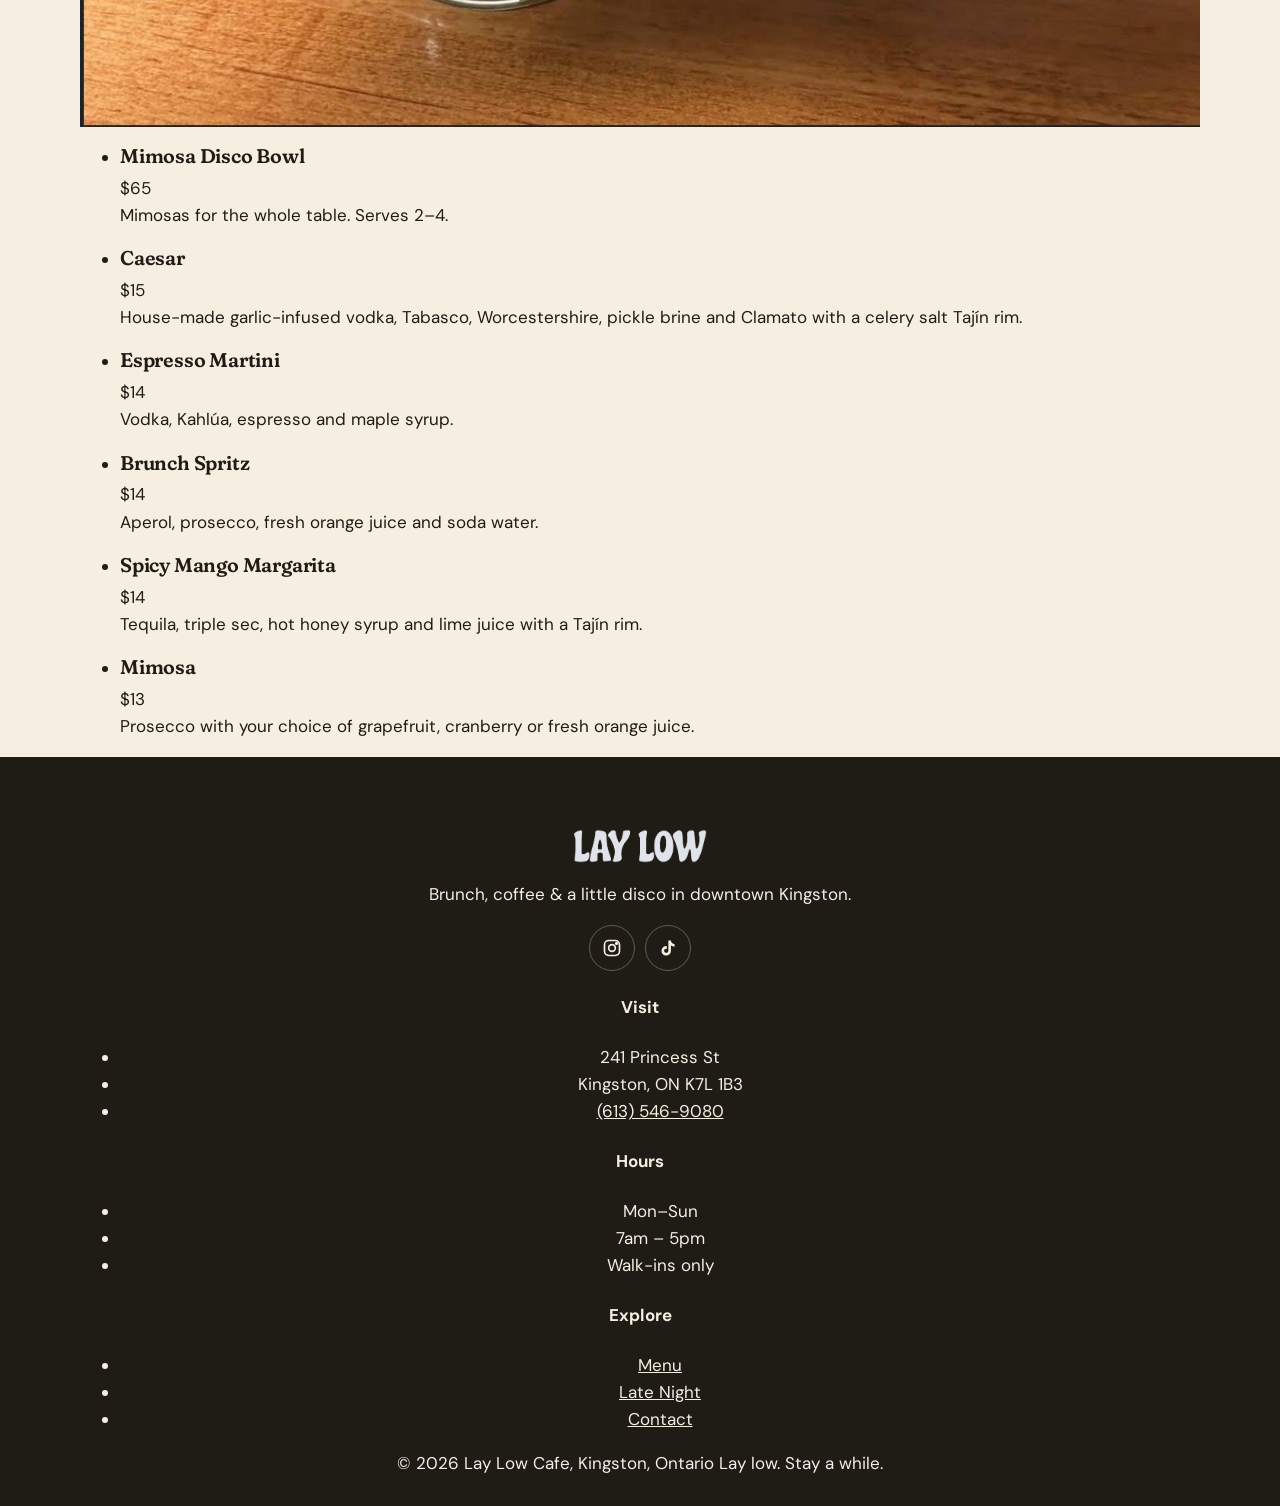
<file: menu/index.html>
<!doctype html>
<html lang="en-CA">
<head>
  <meta charset="utf-8">
  <meta name="viewport" content="width=device-width, initial-scale=1">
  <title>Menu | Lay Low Cafe, Kingston</title>
  <meta name="description" content="Brunch, lunch, coffee, matcha and cocktails at Lay Low Cafe, 241 Princess St, Kingston. Vegan and gluten-free options available.">
  <link rel="canonical" href="https://laylowcafe.ca/menu">
  <meta name="theme-color" content="#f6efe1">
  <meta property="og:type" content="website">
  <meta property="og:site_name" content="Lay Low Cafe">
  <meta property="og:title" content="Menu | Lay Low Cafe, Kingston">
  <meta property="og:description" content="Eggs benny, the Brekkie Board, house waffles, matcha, mimosas and more.">
  <meta property="og:url" content="https://laylowcafe.ca/menu">
  <meta property="og:image" content="https://laylowcafe.ca/assets/img/brunch-spread.jpg">
  <meta name="twitter:card" content="summary_large_image">
  <link rel="icon" href="../assets/img/favicon.png" type="image/png">
  <link rel="apple-touch-icon" href="../assets/img/apple-touch-icon.png">
  <link rel="preconnect" href="https://fonts.googleapis.com">
  <link rel="preconnect" href="https://fonts.gstatic.com" crossorigin>
  <link href="https://fonts.googleapis.com/css2?family=DM+Sans:opsz,wght@9..40,400;9..40,500;9..40,600;9..40,700&family=Fraunces:ital,opsz,wght,SOFT,WONK@0,9..144,500..600,100,1;1,9..144,500..600,100,1&display=swap" rel="stylesheet">
  <link rel="stylesheet" href="../assets/css/styles.css">
  <script src="../assets/js/main.js" defer></script>
</head>
<body>
  <a class="skip-link" href="#main">Skip to content</a>

  <header class="site-header">
    <div class="container">
      <a class="brand" href="../" aria-label="Lay Low Cafe home">
        <img src="../assets/img/logo.png" alt="Lay Low" width="118" height="30">
      </a>
      <nav class="nav" id="site-nav" aria-label="Main">
        <a href="../">Home</a>
        <a href="../menu/" aria-current="page">Menu</a>
        <a href="../events/">Late Night</a>
        <a href="../contact-us/">Visit</a>
      </nav>
      <span class="status-pill header-status" data-open-status><span class="dot"></span><span class="label">Open daily 7am–5pm</span></span>
      <button class="menu-toggle" aria-expanded="false" aria-controls="site-nav" aria-label="Open menu"><span></span></button>
    </div>
  </header>

  <main id="main">
    <section class="page-hero">
      <div class="container">
        <span class="eyebrow">All-day breakfast, lunch, coffee &amp; cocktails</span>
        <h1>The menu.</h1>
        <p class="lede">Brunch is served all day, every day, 7am–5pm. Our food and drinks change with the seasons, so come see what's new.</p>
        <div class="legend" aria-label="Dietary key">
          <span><span class="tag tag--vg">VG</span> Vegan</span>
          <span><span class="tag tag--v">V</span> Vegetarian</span>
          <span><span class="tag tag--gf">GF</span> Gluten-free</span>
          <span>Gluten-free bread +$2</span>
        </div>
      </div>
    </section>

    <nav class="menu-nav" aria-label="Menu categories">
      <div class="container">
        <ul>
          <li><a href="#brunch">All-Day Brunch</a></li>
          <li><a href="#lunch">Lunch</a></li>
          <li><a href="#coffee">Coffee &amp; Tea</a></li>
          <li><a href="#smoothies">Smoothies &amp; Juice</a></li>
          <li><a href="#cocktails">Cocktails</a></li>
        </ul>
      </div>
    </nav>

    <!--
      HOW TO EDIT THE MENU
      Each dish is one <li class="menu-item">. Copy one and change the name, price and description.
      Tags go inside the <h3>:  <span class="tags"><span class="tag tag--vg">VG</span></span>
        tag--vg = vegan, tag--v = vegetarian, tag--gf = gluten-free
      Drinks use the shorter <li class="menu-item menu-item--compact">. Add "menu-item--sub" to indent a variation.
    -->

    <div class="container">
      <section class="menu-section" id="brunch" aria-labelledby="brunch-h">
        <div class="menu-section-head">
          <div>
            <h2 id="brunch-h">All-Day Brunch</h2>
            <p class="note">Served from open to close.</p>
            <img src="../assets/img/brunch-spread.jpg" alt="Lox benny and smashed avo toast on a sunny table" loading="lazy" width="1179" height="1427">
          </div>
          <ul class="menu-list">
            <li class="menu-item">
              <div class="menu-item-top"><h3>Smashed Avo <span class="tags"><span class="tag tag--v">V</span></span></h3><span class="leader"></span><span class="price">$19</span></div>
              <p>Avocado, radish, pickled onions, grapefruit and goat cheese on toasted sourdough. Served with arugula greens and house-made orange basil dressing.</p>
            </li>
            <li class="menu-item">
              <div class="menu-item-top"><h3>Granola Bowl <span class="tags"><span class="tag tag--vg">VG</span><span class="tag tag--gf">GF</span></span></h3><span class="leader"></span><span class="price">$17</span></div>
              <p>House-made granola, seasonal fruit and plant-based coconut yogurt, topped with toasted coconut.</p>
            </li>
            <li class="menu-item">
              <div class="menu-item-top"><h3>The Brekkie Board</h3><span class="leader"></span><span class="price">$24</span></div>
              <p>Smashed avocado, goat cheese and hot peppers on sourdough toast, a mini coconut yogurt granola bowl, and bacon loaded home fries.</p>
            </li>
            <li class="menu-item">
              <div class="menu-item-top"><h3>Classic Waffles <span class="tags"><span class="tag tag--v">V</span></span></h3><span class="leader"></span><span class="price">$18</span></div>
              <p>House-made waffles topped with seasonal fruit, whipped mascarpone and berry compote. Served with a side of maple syrup.</p>
            </li>
            <li class="menu-item">
              <div class="menu-item-top"><h3>Chocolate Chip Pancakes</h3><span class="leader"></span><span class="price">$19</span></div>
              <p>Four buttermilk pancakes served with chocolate chips, icing sugar and maple syrup.</p>
            </li>
            <li class="menu-item">
              <div class="menu-item-top"><h3>Biggie</h3><span class="leader"></span><span class="price">$20</span></div>
              <p>The classic breakfast. Your choice of eggs, sourdough toast and maple bacon, served with a side of bacon loaded home fries.</p>
            </li>
            <li class="menu-item">
              <div class="menu-item-top"><h3>Cowboy Breakfast</h3><span class="leader"></span><span class="price">$22</span></div>
              <p>Your choice of eggs, sourdough toast, breakfast sausage, maple bacon, baked beans, sautéed mushrooms and grilled tomatoes.</p>
            </li>
            <li class="menu-item">
              <div class="menu-item-top"><h3>Eggs Benny</h3><span class="leader"></span><span class="price">$19</span></div>
              <p>Poached eggs, maple bacon and house-made hollandaise on an English muffin. Served with bacon loaded home fries.</p>
            </li>
            <li class="menu-item">
              <div class="menu-item-top"><h3>Lox Benny</h3><span class="leader"></span><span class="price">$22</span></div>
              <p>Poached eggs with smoked salmon, cream cheese, red onion, hollandaise and fresh dill on an English muffin. Served with arugula greens and house-made orange basil dressing.</p>
            </li>
            <li class="menu-item">
              <div class="menu-item-top"><h3>Benny and the Jam</h3><span class="leader"></span><span class="price">$20</span></div>
              <p>Poached eggs with bacon jam, goat cheese and grilled apple slices on an English muffin. Served with bacon loaded home fries.</p>
            </li>
            <li class="menu-item">
              <div class="menu-item-top"><h3>Southwest Omelette <span class="tags"><span class="tag tag--v">V</span></span></h3><span class="leader"></span><span class="price">$19</span></div>
              <p>Spinach and jalapeño egg white omelette on a bed of sautéed peppers, onions and chipotle aioli tossed home fries.</p>
            </li>
            <li class="menu-item">
              <div class="menu-item-top"><h3>Philly Pulled Pork Omelette</h3><span class="leader"></span><span class="price">$20</span></div>
              <p>Two eggs, pulled pork and cream cheese on sourdough toast. Topped with crispy onions, chives and a zesty BBQ drizzle.</p>
            </li>
            <li class="menu-item">
              <div class="menu-item-top"><h3>Breakfast Wrap</h3><span class="leader"></span><span class="price">$21</span></div>
              <p>Your choice of breakfast sausage, bacon or chorizo with scrambled eggs, mixed greens, cheddar, hash browns and chipotle aioli. Served with bacon loaded home fries.</p>
            </li>
            <li class="menu-item">
              <div class="menu-item-top"><h3>Monte Cristo Sandwich</h3><span class="leader"></span><span class="price">$19</span></div>
              <p>Maple bacon, salami, mozzarella and cheddar on French toast. Served with house-made strawberry jam and bacon loaded home fries.</p>
            </li>
            <li class="menu-item">
              <div class="menu-item-top"><h3>Salmon Bagel</h3><span class="leader"></span><span class="price">$21</span></div>
              <p>Smoked salmon, jalapeño cream cheese, red onions and a fried egg on an everything bagel. Served with bacon loaded home fries.</p>
            </li>
          </ul>
        </div>
      </section>

      <section class="menu-section" id="lunch" aria-labelledby="lunch-h">
        <div class="menu-section-head">
          <div>
            <h2 id="lunch-h">Lunch</h2>
            <p class="note">All sandwiches come with your choice of side.</p>
            <div class="sides">
              <h3>Sides</h3>
              <ul>
                <li><span>Waffle fries</span></li>
                <li><span>House salad <small>mixed greens, orange basil dressing, asiago</small></span></li>
                <li><span>Upgrade to bacon loaded home fries</span><span class="price">+$2</span></li>
                <li><span>Upgrade to soup or Caesar</span><span class="price">+$3</span></li>
                <li><span>Upgrade to gluten-free bread</span><span class="price">+$2</span></li>
              </ul>
            </div>
          </div>
          <ul class="menu-list">
            <li class="menu-item">
              <div class="menu-item-top"><h3>Daily Feature Soup</h3><span class="leader"></span><span class="price">$12</span></div>
              <p>Ask us about the soup of the day! Served with a side of focaccia.</p>
            </li>
            <li class="menu-item">
              <div class="menu-item-top"><h3>Beet Salad <span class="tags"><span class="tag tag--v">V</span><span class="tag tag--gf">GF</span></span></h3><span class="leader"></span><span class="price">$18</span></div>
              <p>Roasted sweet potatoes and beets, pumpkin seeds, dates, spiced pecans, craisins and goat cheese on mixed greens. Topped with hickory balsamic dressing and a vegan chipotle aioli drizzle.</p>
            </li>
            <li class="menu-item">
              <div class="menu-item-top"><h3>Caesar Salad</h3><span class="leader"></span><span class="price">$12</span></div>
              <p>Romaine, bacon, asiago and house-made croutons tossed in our house-made smoky garlic Caesar dressing.</p>
              <p class="addon">Add chicken +$8 · Make it a Chicken Caesar Wrap with a side $19</p>
            </li>
            <li class="menu-item">
              <div class="menu-item-top"><h3>Veggie Grilled Cheese <span class="tags"><span class="tag tag--v">V</span></span></h3><span class="leader"></span><span class="price">$18</span></div>
              <p>Roasted mushrooms, caramelized onions, spinach, peppers and a cheese blend with garlic pesto aioli and balsamic drizzle on sourdough.</p>
            </li>
            <li class="menu-item">
              <div class="menu-item-top"><h3>Tofu Banh Mi <span class="tags"><span class="tag tag--vg">VG</span></span></h3><span class="leader"></span><span class="price">$20</span></div>
              <p>Pan-fried tofu in chili oil, vegan chipotle aioli, house-pickled daikon and carrots with fresh cilantro on a ciabatta bun.</p>
            </li>
            <li class="menu-item">
              <div class="menu-item-top"><h3>Balsamic Chicken Smash</h3><span class="leader"></span><span class="price">$22</span></div>
              <p>Grilled chicken, bacon, smashed avocado, spinach, roasted red peppers, goat cheese and crispy onions on ciabatta with garlic pesto aioli and a balsamic drizzle.</p>
            </li>
            <li class="menu-item">
              <div class="menu-item-top"><h3>Mustard Melt</h3><span class="leader"></span><span class="price">$20</span></div>
              <p>Prosciutto, salami, mozzarella, romaine, red onion and house-made spicy dill pickles on grilled focaccia with Carolina mustard.</p>
            </li>
            <li class="menu-item">
              <div class="menu-item-top"><h3>Chicken BLT</h3><span class="leader"></span><span class="price">$19</span></div>
              <p>Grilled chicken, bacon, cheddar, romaine, tomato and garlic aioli on ciabatta or in a wrap.</p>
            </li>
          </ul>
        </div>
      </section>

      <section class="menu-section" id="coffee" aria-labelledby="coffee-h">
        <div class="menu-section-head">
          <div>
            <h2 id="coffee-h">Coffee &amp; Tea</h2>
            <p class="note">Oat or almond milk +$0.75 · Flavour shot +$0.75</p>
            <img src="../assets/img/latte-matcha.jpg" alt="A mocha and a matcha latte with latte art" loading="lazy" width="1179" height="1535">
          </div>
          <ul class="menu-list menu-list--cols">
            <li class="menu-item menu-item--compact"><div class="menu-item-top"><h3>House Drip</h3><span class="leader"></span><span class="price">$3.50</span></div></li>
            <li class="menu-item menu-item--compact"><div class="menu-item-top"><h3>Espresso</h3><span class="leader"></span><span class="price">$3.50</span></div></li>
            <li class="menu-item menu-item--compact"><div class="menu-item-top"><h3>Americano</h3><span class="leader"></span><span class="price">$4</span></div></li>
            <li class="menu-item menu-item--compact"><div class="menu-item-top"><h3>Cortado</h3><span class="leader"></span><span class="price">$4.50</span></div></li>
            <li class="menu-item menu-item--compact"><div class="menu-item-top"><h3>Flat White</h3><span class="leader"></span><span class="price">$5</span></div></li>
            <li class="menu-item menu-item--compact"><div class="menu-item-top"><h3>Latte</h3><span class="leader"></span><span class="price">$5.50</span></div></li>
            <li class="menu-item menu-item--compact menu-item--sub"><div class="menu-item-top"><h3>Iced Tiramisu Latte</h3><span class="leader"></span><span class="price">$6.75</span></div></li>
            <li class="menu-item menu-item--compact menu-item--sub"><div class="menu-item-top"><h3>Maple Oat Cinnamon Latte</h3><span class="leader"></span><span class="price">$6.75</span></div></li>
            <li class="menu-item menu-item--compact menu-item--sub"><div class="menu-item-top"><h3>Toffee Nut Latte</h3><span class="leader"></span><span class="price">$6.25</span></div></li>
            <li class="menu-item menu-item--compact menu-item--sub"><div class="menu-item-top"><h3>Dirty Grey Latte</h3><span class="leader"></span><span class="price">$6.25</span></div></li>
            <li class="menu-item menu-item--compact"><div class="menu-item-top"><h3>Cappuccino</h3><span class="leader"></span><span class="price">$5.50</span></div></li>
            <li class="menu-item menu-item--compact"><div class="menu-item-top"><h3>Mocha</h3><span class="leader"></span><span class="price">$6</span></div></li>
            <li class="menu-item menu-item--compact"><div class="menu-item-top"><h3>Hot Chocolate</h3><span class="leader"></span><span class="price">$5</span></div></li>
            <li class="menu-item menu-item--compact"><div class="menu-item-top"><h3>Chai Latte</h3><span class="leader"></span><span class="price">$6</span></div></li>
            <li class="menu-item menu-item--compact"><div class="menu-item-top"><h3>Matcha Latte</h3><span class="leader"></span><span class="price">$6</span></div></li>
            <li class="menu-item menu-item--compact menu-item--sub"><div class="menu-item-top"><h3>Earl Grey Matcha</h3><span class="leader"></span><span class="price">$6.75</span></div></li>
            <li class="menu-item menu-item--compact"><div class="menu-item-top"><h3>London Fog</h3><span class="leader"></span><span class="price">$5.75</span></div></li>
            <li class="menu-item menu-item--compact"><div class="menu-item-top"><h3>Tea</h3><span class="leader"></span><span class="price">$4</span></div></li>
          </ul>
        </div>
      </section>

      <section class="menu-section" id="smoothies" aria-labelledby="smoothies-h">
        <div class="menu-section-head">
          <div>
            <h2 id="smoothies-h">Smoothies &amp; Juice</h2>
            <p class="note">Blended and pressed to order.</p>
            <img src="../assets/img/cups-hands.jpg" alt="Two iced drinks held up in Lay Low cups" loading="lazy" width="1179" height="1272">
          </div>
          <div>
            <div class="menu-group-head"><h3>Smoothies</h3><span class="price">$9</span></div>
            <ul class="menu-list">
              <li class="menu-item"><div class="menu-item-top"><h3>Berry Bliss</h3></div><p>Mixed berries, banana, coconut yogurt, honey and coconut water.</p></li>
              <li class="menu-item"><div class="menu-item-top"><h3>On A Cloud</h3></div><p>Pineapple, banana, almond butter, blue spirulina, coconut yogurt and almond milk.</p></li>
              <li class="menu-item"><div class="menu-item-top"><h3>Strawberry Glaze</h3></div><p>Strawberry, banana, date, maple syrup, coconut yogurt, almond milk and house-made strawberry jam.</p></li>
              <li class="menu-item"><div class="menu-item-top"><h3>The Go-Go</h3></div><p>Mango, banana, spinach, matcha, honey and almond milk.</p></li>
            </ul>
            <div class="menu-group-head"><h3>Juices</h3><span class="price">$9</span></div>
            <ul class="menu-list">
              <li class="menu-item"><div class="menu-item-top"><h3>Green Glow</h3></div><p>Cucumber, celery, spinach, apple and lemon.</p></li>
              <li class="menu-item"><div class="menu-item-top"><h3>Sunset</h3></div><p>Beets, carrots, apple, lemon and ginger.</p></li>
              <li class="menu-item"><div class="menu-item-top"><h3>Friends of Mine</h3></div><p>Carrot, celery, apple and ginger.</p></li>
              <li class="menu-item"><div class="menu-item-top"><h3>Blue Crush</h3></div><p>Pineapple, apple, blue spirulina and coconut water.</p></li>
              <li class="menu-item"><div class="menu-item-top"><h3>Freshly Squeezed Orange Juice</h3><span class="leader"></span><span class="price">$8</span></div></li>
            </ul>
          </div>
        </div>
      </section>

      <section class="menu-section" id="cocktails" aria-labelledby="cocktails-h">
        <div class="menu-section-head">
          <div>
            <h2 id="cocktails-h">Cocktails</h2>
            <p class="note">19+ with valid ID. Please enjoy responsibly.</p>
            <img src="../assets/img/iced-matcha-mocha.jpg" alt="Iced drinks on a sunny table" loading="lazy" width="1179" height="1485">
          </div>
          <ul class="menu-list">
            <li class="menu-item menu-item--feature">
              <div class="menu-item-top"><h3>Mimosa Disco Bowl</h3><span class="leader"></span><span class="price">$65</span></div>
              <p>Mimosas for the whole table. Serves 2–4.</p>
            </li>
            <li class="menu-item">
              <div class="menu-item-top"><h3>Caesar</h3><span class="leader"></span><span class="price">$15</span></div>
              <p>House-made garlic-infused vodka, Tabasco, Worcestershire, pickle brine and Clamato with a celery salt Tajín rim.</p>
            </li>
            <li class="menu-item">
              <div class="menu-item-top"><h3>Espresso Martini</h3><span class="leader"></span><span class="price">$14</span></div>
              <p>Vodka, Kahlúa, espresso and maple syrup.</p>
            </li>
            <li class="menu-item">
              <div class="menu-item-top"><h3>Brunch Spritz</h3><span class="leader"></span><span class="price">$14</span></div>
              <p>Aperol, prosecco, fresh orange juice and soda water.</p>
            </li>
            <li class="menu-item">
              <div class="menu-item-top"><h3>Spicy Mango Margarita</h3><span class="leader"></span><span class="price">$14</span></div>
              <p>Tequila, triple sec, hot honey syrup and lime juice with a Tajín rim.</p>
            </li>
            <li class="menu-item">
              <div class="menu-item-top"><h3>Mimosa</h3><span class="leader"></span><span class="price">$13</span></div>
              <p>Prosecco with your choice of grapefruit, cranberry or fresh orange juice.</p>
            </li>
          </ul>
        </div>
      </section>
    </div>
  </main>

  <footer class="site-footer">
    <div class="container">
      <div class="footer-grid">
        <div>
          <img class="footer-logo" src="../assets/img/logo.png" alt="Lay Low" width="134" height="34" loading="lazy">
          <p class="footer-tag">Brunch, coffee &amp; a little disco in downtown Kingston.</p>
          <div class="socials">
            <a href="https://www.instagram.com/laylowcafe/" target="_blank" rel="noopener" aria-label="Instagram"><svg width="20" height="20" viewBox="0 0 24 24" fill="none" stroke="currentColor" stroke-width="2" aria-hidden="true"><rect x="3" y="3" width="18" height="18" rx="5"/><circle cx="12" cy="12" r="4"/><circle cx="17.5" cy="6.5" r="1" fill="currentColor"/></svg></a>
            <a href="https://www.tiktok.com/@laylowcafe" target="_blank" rel="noopener" aria-label="TikTok"><svg width="20" height="20" viewBox="0 0 24 24" fill="currentColor" aria-hidden="true"><path d="M16.6 5.82A4.28 4.28 0 0 1 15.54 3h-3.09v12.4a2.59 2.59 0 1 1-2.59-2.6c.27 0 .53.04.77.12V9.77a5.7 5.7 0 1 0 4.91 5.63V9.01a7.35 7.35 0 0 0 4.3 1.38V7.3a4.3 4.3 0 0 1-3.24-1.48z"/></svg></a>
          </div>
        </div>
        <div>
          <h4>Visit</h4>
          <ul>
            <li>241 Princess St</li>
            <li>Kingston, ON K7L 1B3</li>
            <li><a href="tel:+16135469080">(613) 546-9080</a></li>
          </ul>
        </div>
        <div>
          <h4>Hours</h4>
          <ul>
            <li>Mon–Sun</li>
            <li>7am – 5pm</li>
            <li>Walk-ins only</li>
          </ul>
        </div>
        <div>
          <h4>Explore</h4>
          <ul>
            <li><a href="../menu/">Menu</a></li>
            <li><a href="../events/">Late Night</a></li>
            <li><a href="../contact-us/">Contact</a></li>
          </ul>
        </div>
      </div>
      <div class="footer-bottom">
        <span>© <span data-year>2026</span> Lay Low Cafe, Kingston, Ontario</span>
        <span>Lay low. Stay a while.</span>
      </div>
    </div>
  </footer>

  <nav class="action-bar" aria-label="Quick actions">
    <a href="../menu/"><svg width="20" height="20" viewBox="0 0 24 24" fill="none" stroke="currentColor" stroke-width="2" stroke-linecap="round" aria-hidden="true"><path d="M4 6h16M4 12h16M4 18h10"/></svg>Menu</a>
    <a href="https://www.google.com/maps/dir/?api=1&amp;destination=Lay+Low+Cafe+241+Princess+St+Kingston+ON" target="_blank" rel="noopener"><svg width="20" height="20" viewBox="0 0 24 24" fill="none" stroke="currentColor" stroke-width="2" stroke-linecap="round" aria-hidden="true"><path d="M12 21s-7-6.2-7-11.5A7 7 0 0 1 19 9.5C19 14.8 12 21 12 21z"/><circle cx="12" cy="9.5" r="2.5"/></svg>Directions</a>
    <a href="tel:+16135469080"><svg width="20" height="20" viewBox="0 0 24 24" fill="none" stroke="currentColor" stroke-width="2" stroke-linecap="round" stroke-linejoin="round" aria-hidden="true"><path d="M22 16.9v3a2 2 0 0 1-2.2 2 19.8 19.8 0 0 1-8.6-3.1 19.5 19.5 0 0 1-6-6A19.8 19.8 0 0 1 2.1 4.2 2 2 0 0 1 4.1 2h3a2 2 0 0 1 2 1.7c.1.9.3 1.8.6 2.7a2 2 0 0 1-.5 2.1L8 9.8a16 16 0 0 0 6 6l1.3-1.3a2 2 0 0 1 2.1-.4c.9.3 1.8.5 2.7.6a2 2 0 0 1 1.7 2z"/></svg>Call</a>
  </nav>
</body>
</html>
</file>
<file: assets/css/styles.css>
/* ==========================================================================
   Lay Low Cafe — styles
   Palette pulled from the space: olive cup stickers, green booths,
   warm wood tables, Kingston sunshine.
   ========================================================================== */

:root {
  --cream: #f6efe1;
  --cream-2: #efe5d1;
  --paper: #fffaf0;
  --ink: #1f1c16;
  --ink-soft: #5a5347;
  --olive: #8aa556;
  --olive-deep: #5f7a33;
  --booth: #2e3a22;
  --sun: #f3b53b;
  --line: rgba(31, 28, 22, 0.14);

  --font-display: "Fraunces", Georgia, "Times New Roman", serif;
  --font-body: "DM Sans", system-ui, -apple-system, "Segoe UI", sans-serif;

  --radius: 18px;
  --radius-lg: 28px;
  --shadow: 0 24px 50px -28px rgba(31, 28, 22, 0.5);
  --max: 1120px;
  --gutter: clamp(16px, 4vw, 40px);
  --header-h: 68px;
}

*,
*::before,
*::after { box-sizing: border-box; }

html { scroll-behavior: smooth; scroll-padding-top: var(--header-h); -webkit-text-size-adjust: 100%; }

body {
  margin: 0;
  background: var(--cream);
  color: var(--ink);
  font-family: var(--font-body);
  font-size: 1.0625rem;
  line-height: 1.6;
  -webkit-font-smoothing: antialiased;
}

img { display: block; max-width: 100%; height: auto; }
a { color: inherit; }
:focus-visible { outline: 3px solid var(--olive-deep); outline-offset: 3px; border-radius: 6px; }

.skip-link {
  position: absolute; left: -9999px; top: 8px; z-index: 100;
  background: var(--ink); color: var(--cream); padding: 10px 16px; border-radius: 8px;
}
.skip-link:focus { left: 8px; }

.container { width: min(100% - 2 * var(--gutter), var(--max)); margin-inline: auto; }

h1, h2, h3 {
  font-family: var(--font-display);
  font-weight: 600;
  line-height: 1.05;
  letter-spacing: -0.01em;
  font-variation-settings: "SOFT" 100, "WONK" 1;
  margin: 0 0 0.4em;
}
h1 { font-size: clamp(2.8rem, 7.4vw, 5.8rem); }
h2 { font-size: clamp(2.2rem, 5vw, 3.6rem); }
p { margin: 0 0 1em; }

.eyebrow {
  display: inline-block;
  font-size: 0.78rem; font-weight: 700; letter-spacing: 0.16em; text-transform: uppercase;
  color: var(--olive-deep); margin-bottom: 0.9rem;
}
.lede { font-size: clamp(1.1rem, 1.8vw, 1.3rem); color: var(--ink-soft); max-width: 34ch; }

/* ---------- Buttons ---------- */
.btn {
  --bg: var(--ink); --fg: var(--cream);
  display: inline-flex; align-items: center; justify-content: center; gap: 0.5em;
  min-height: 50px; padding: 0.75em 1.5em;
  border-radius: 999px; border: 2px solid var(--bg);
  background: var(--bg); color: var(--fg);
  font: 700 1rem/1 var(--font-body); text-decoration: none;
  transition: transform 0.15s ease, background 0.15s ease, color 0.15s ease;
}
.btn:hover { transform: translateY(-2px); }
.btn--olive { --bg: var(--olive); --fg: #fff; }
.btn--olive:hover { --bg: var(--olive-deep); }
.btn--ghost { background: transparent; color: var(--bg); }
.btn--ghost:hover { background: var(--bg); color: var(--fg); }
.btn svg { width: 1.1em; height: 1.1em; flex: none; }
.btn-row { display: flex; flex-wrap: wrap; gap: 12px; }

/* ---------- Header ---------- */
.site-header {
  position: sticky; top: 0; z-index: 50;
  background: color-mix(in srgb, var(--cream) 88%, transparent);
  backdrop-filter: saturate(1.4) blur(10px);
  -webkit-backdrop-filter: saturate(1.4) blur(10px);
  border-bottom: 1px solid transparent;
  transition: border-color 0.2s ease;
}
.site-header.is-scrolled { border-bottom-color: var(--line); }
.site-header .container {
  height: var(--header-h);
  display: flex; align-items: center; justify-content: center; gap: clamp(14px, 4vw, 32px);
}
.brand img { height: 28px; width: auto; }
/* The one link in the bar: a little preview of the night side */
.night-link {
  display: inline-flex; align-items: center; gap: 8px;
  padding: 5px 16px 5px 5px; border-radius: 999px;
  background: #15173a; color: #f1ecff; text-decoration: none;
  font-weight: 700; font-size: 0.92rem; white-space: nowrap;
  box-shadow: 0 6px 18px -8px rgba(21, 23, 58, 0.7);
  transition: transform 0.15s ease, box-shadow 0.15s ease;
}
.night-link:hover { transform: translateY(-1px); box-shadow: 0 10px 24px -8px rgba(124, 92, 255, 0.6); }
.night-link img { width: 26px; height: 26px; border-radius: 50%; }
.status-pill.hero-status { display: flex; width: fit-content; margin-bottom: 1.4rem; }

.status-pill {
  display: inline-flex; align-items: center; gap: 0.5em;
  font-size: 0.85rem; font-weight: 600;
  padding: 0.45em 0.9em; border-radius: 999px;
  background: var(--paper); border: 1px solid var(--line); white-space: nowrap;
}
.status-pill .dot { width: 8px; height: 8px; border-radius: 50%; background: #b9b1a1; }
.status-pill.is-open .dot { background: #3fa34d; box-shadow: 0 0 0 4px rgba(63, 163, 77, 0.18); }
.status-pill.is-closed .dot { background: #c9573b; }

/* ---------- Hero ---------- */
.hero {
  min-height: calc(100svh - var(--header-h));
  display: grid; align-items: center;
  padding: clamp(24px, 4vw, 48px) 0 clamp(56px, 8vw, 96px);
}
.hero .container {
  display: grid; grid-template-columns: 1.1fr 1fr; gap: clamp(32px, 6vw, 88px); align-items: center;
}
.hero h1 em { font-style: italic; color: var(--olive-deep); }
.hero h1 { font-size: clamp(2.6rem, 6vw, 4.9rem); }
.hero .lede { margin-bottom: 2rem; }
.hero-photo { position: relative; }
.hero-photo img {
  width: 100%; aspect-ratio: 4 / 5; object-fit: cover;
  border-radius: var(--radius-lg); box-shadow: var(--shadow);
}
.sticker {
  position: absolute; top: -18px; right: -14px;
  width: clamp(96px, 11vw, 124px); aspect-ratio: 1;
  border-radius: 50%; background: var(--olive); color: #fff;
  display: grid; place-items: center; text-align: center;
  font: 700 0.78rem/1.15 var(--font-body); letter-spacing: 0.06em; text-transform: uppercase;
  transform: rotate(-10deg); box-shadow: var(--shadow);
}
.sticker strong { display: block; font: 600 1.6rem/1 var(--font-display); letter-spacing: 0; text-transform: none; }

@media (max-width: 860px) {
  .hero { min-height: 0; }
  .hero .container { grid-template-columns: 1fr; }
  .hero-photo { max-width: 460px; }
  .sticker { right: 8px; }
}

/* ---------- Sections ---------- */
.section { padding: clamp(72px, 10vw, 128px) 0; }
.section--paper { background: var(--paper); }
.section-head { text-align: center; margin-bottom: clamp(28px, 4vw, 44px); }
.section-head .lede { margin-inline: auto; }

/* ---------- Menu ---------- */
.tabs {
  display: flex; justify-content: center; flex-wrap: wrap; gap: 8px;
  margin-bottom: clamp(32px, 5vw, 52px);
}
.tabs button {
  font: 600 1rem/1 var(--font-body); color: var(--ink); cursor: pointer;
  padding: 0.75em 1.25em; border-radius: 999px;
  border: 1px solid var(--line); background: transparent;
  transition: background 0.15s ease, color 0.15s ease;
}
.tabs button:hover { background: var(--cream-2); }
.tabs button[aria-selected="true"] { background: var(--ink); color: var(--cream); border-color: var(--ink); }

.menu-panel { max-width: 920px; margin-inline: auto; }
.menu-panel + .menu-panel { margin-top: 56px; } /* only applies with JS off, when all panels show */
.js .menu-panel + .menu-panel { margin-top: 0; }
.menu-panel > h3 { font-size: 1.6rem; text-align: center; margin-bottom: 1.2em; }
.js .menu-panel > h3 { display: none; }

.menu-grid { list-style: none; margin: 0; padding: 0; display: grid; grid-template-columns: 1fr 1fr; gap: 0 clamp(28px, 5vw, 64px); }
@media (max-width: 720px) { .menu-grid { grid-template-columns: 1fr; } }
.menu-grid li { padding: 16px 0; border-bottom: 1px solid var(--line); }
.item-top { display: flex; align-items: baseline; justify-content: space-between; gap: 12px; }
.item-top h4 { font: 600 1.18rem/1.25 var(--font-display); margin: 0; font-variation-settings: "SOFT" 100, "WONK" 1; }
.item-top .price { font-weight: 700; font-variant-numeric: tabular-nums; white-space: nowrap; }
.menu-grid p { margin: 4px 0 0; color: var(--ink-soft); font-size: 0.95rem; line-height: 1.5; }
.menu-grid .sub h4 { font-style: italic; font-weight: 500; padding-left: 14px; }
.menu-grid--tight { display: block; columns: 2; column-gap: clamp(28px, 5vw, 64px); }
.menu-grid--tight li { padding: 11px 0; break-inside: avoid; }
@media (max-width: 720px) { .menu-grid--tight { columns: 1; } }
.menu-grid .feature { background: var(--booth); color: var(--cream); border-radius: var(--radius); padding: 18px 20px; border: 0; grid-column: 1 / -1; margin-bottom: 8px; }
.menu-grid .feature p { color: rgba(246, 239, 225, 0.8); }
.menu-note { text-align: center; color: var(--ink-soft); font-size: 0.95rem; margin: 28px 0 0; }

.tag {
  display: inline-grid; place-items: center; height: 20px; padding: 0 6px; margin-left: 4px;
  border-radius: 999px; font: 700 0.64rem/1 var(--font-body); letter-spacing: 0.04em;
  vertical-align: 3px; background: var(--cream-2);
}
.tag--vg { background: var(--olive); color: #fff; }
.tag--v { background: #dfe8cc; color: var(--booth); }
.tag--gf { background: #f6dfae; color: #6b4a10; }

/* ---------- Our Story ---------- */
.story { display: grid; grid-template-columns: 1fr 1.15fr; gap: clamp(32px, 6vw, 88px); align-items: center; }
.story-photo img { width: 100%; aspect-ratio: 4 / 5; object-fit: cover; border-radius: var(--radius-lg); box-shadow: var(--shadow); }
.story p { color: var(--ink-soft); font-size: 1.08rem; max-width: 56ch; }
@media (max-width: 860px) { .story { grid-template-columns: 1fr; } .story-photo { max-width: 420px; } }

/* ---------- Gift cards + merch ---------- */
.shop { display: grid; grid-template-columns: 1fr 1fr; gap: clamp(16px, 3vw, 28px); max-width: 920px; margin-inline: auto; }
@media (max-width: 720px) { .shop { grid-template-columns: 1fr; } }
.shop-card {
  display: flex; flex-direction: column; align-items: flex-start; gap: 4px;
  padding: clamp(24px, 3.5vw, 36px); border-radius: var(--radius-lg);
  background: var(--paper); border: 1px solid var(--line);
}
.shop-card h3 { font-size: clamp(1.6rem, 3vw, 2rem); }
.shop-card p { color: var(--ink-soft); margin-bottom: 1.4rem; }
.shop-card .btn { margin-top: auto; }
.btn:disabled { opacity: 0.55; cursor: not-allowed; transform: none; }
/* ---------- Merch page (merch/index.html + assets/js/merch.js). Without JS it is a plain grid of photos. ---------- */
.merch-page { padding-top: clamp(40px, 6vw, 72px); }
.merch-page h1 { font-size: clamp(2.6rem, 6vw, 4.4rem); }
.merch-page h1 em { font-style: italic; color: var(--olive-deep); }
.back-link { display: table; margin: 0 auto 1.4rem; font-weight: 600; font-size: 0.92rem; color: var(--ink-soft); text-decoration: none; }
.back-link:hover { color: var(--ink); text-decoration: underline; text-underline-offset: 3px; }
.merch-stage-wrap { position: relative; max-width: 1000px; margin-inline: auto; }
.merch-stage-wrap .sticker { z-index: 20; }
.merch-visit { text-align: center; margin-top: clamp(36px, 5vw, 56px); }
.merch-visit p { color: var(--ink-soft); }
.merch-visit .btn-row { justify-content: center; }
.merch-track { list-style: none; margin: 0; padding: 0; display: grid; grid-template-columns: repeat(auto-fill, minmax(150px, 1fr)); gap: 12px; }
.merch-item { text-align: center; }
.merch-face { display: block; width: 100%; height: auto; }
.merch-back { display: none; }
.merch-name { margin: 0; font-weight: 600; color: var(--ink); }
.merch-hint { margin: 16px 0 0; text-align: center; font-size: 0.88rem; color: var(--ink-soft); letter-spacing: 0.01em; }

/* The stage: a soft studio sweep, white in the middle and warming to cream at the edges. */
.js .merch-carousel {
  --mh: clamp(320px, 64vw, 560px);
  position: relative; height: calc(var(--mh) + 96px); overflow: hidden;
  background: radial-gradient(ellipse 75% 70% at 50% 40%, #fff 0%, #fdfbf8 50%, #f2ede4 100%);
  border-radius: var(--radius-lg); box-shadow: var(--shadow);
  touch-action: pan-y; user-select: none; -webkit-user-select: none;
}
.js .merch-track { display: block; }
.js .merch-item {
  position: absolute; top: 22px; left: 50%; width: calc(var(--mh) * 0.9); height: var(--mh); margin-left: calc(var(--mh) * -0.45);
  perspective: 1600px;
  transform: translateX(calc(var(--o, 0) * 84%)) scale(calc(1 - var(--a, 0) * 0.34));
  opacity: calc(1 - var(--a, 0) * 0.5); z-index: calc(5 - var(--a, 0));
  transition: transform 0.7s cubic-bezier(0.16, 1, 0.3, 1), opacity 0.5s, visibility 0s 0.7s;
}
.js .merch-item.is-far { opacity: 0; visibility: hidden; pointer-events: none; }
.js .merch-item.is-active { opacity: 1; visibility: visible; transition: transform 0.7s cubic-bezier(0.16, 1, 0.3, 1), opacity 0.5s; }
.js .merch-spin { position: relative; width: 100%; height: 100%; transform-style: preserve-3d; touch-action: none; will-change: transform; }
.js .merch-item:not(.is-active) .merch-spin { pointer-events: none; transition: transform 0.6s cubic-bezier(0.16, 1, 0.3, 1); }
.js .merch-item.is-active .merch-spin { cursor: grab; }
.js .merch-item.is-active .merch-spin:active { cursor: grabbing; }
/* One side of the item: its photo, a shade that deepens as it turns away, and a band of light that
   sweeps across as it turns. Shade and light are masked to the item's own outline. */
.js .merch-side { position: absolute; inset: 0; backface-visibility: hidden; -webkit-backface-visibility: hidden; }
.js .merch-side.is-back { transform: rotateY(180deg); }
.js .merch-side .merch-face { display: block; width: 100%; height: 100%; pointer-events: none; -webkit-user-drag: none; }
.js .merch-shade, .js .merch-sheen {
  position: absolute; inset: 0; pointer-events: none; overflow: hidden;
  -webkit-mask: var(--mask) center / 100% 100% no-repeat; mask: var(--mask) center / 100% 100% no-repeat;
}
.js .merch-shade { background: #1f1c16; opacity: var(--shade, 0); }
.js .merch-sheen { opacity: var(--sheen, 0); }
.js .merch-sheen::before {
  content: ""; position: absolute; inset: 0 -50%;
  background: linear-gradient(100deg, transparent 38%, rgba(255, 255, 255, 0.5) 47%, rgba(255, 255, 255, 0.75) 50%, rgba(255, 255, 255, 0.5) 53%, transparent 62%);
  transform: translateX(var(--sheen-x, 0));
}
.js .merch-item:not(.is-active) .merch-shade, .js .merch-item:not(.is-active) .merch-sheen { display: none; }
/* Contact shadow on the floor: narrows as the item turns side-on, softens as it floats up. */
.js .merch-shadow {
  position: absolute; left: 50%; bottom: -10px; width: 64%; height: 36px; margin-left: -32%;
  background: radial-gradient(closest-side, rgba(31, 28, 22, 0.26), rgba(31, 28, 22, 0.1) 60%, transparent);
  transform: scaleX(var(--shadow, 1)) scale(calc(1 - var(--lift, 0) * 0.012));
  opacity: calc(0.55 + 0.45 * var(--shadow, 1));
}
.js .merch-name {
  position: absolute; left: 0; right: 0; bottom: -64px; font: 600 1.5rem/1.1 var(--font-display);
  font-variation-settings: "SOFT" 100, "WONK" 1;
  opacity: 0; transform: translateY(6px); transition: opacity 0.35s, transform 0.5s cubic-bezier(0.16, 1, 0.3, 1);
}
.js .merch-item.is-active .merch-name { opacity: 1; transform: none; transition-delay: 0.15s; }
.merch-pick { position: absolute; inset: 0; z-index: 2; background: none; border: 0; cursor: pointer; border-radius: var(--radius); }
.merch-arrow {
  position: absolute; top: calc(var(--mh) / 2); z-index: 10; width: 48px; height: 48px; border-radius: 50%;
  display: grid; place-items: center; padding: 0 0 4px; font-size: 1.9rem; line-height: 1;
  background: var(--paper); color: var(--ink); border: 2px solid var(--ink); cursor: pointer;
  transition: transform 0.15s ease, background 0.15s ease, color 0.15s ease;
}
.merch-arrow:hover { background: var(--ink); color: var(--cream); transform: translateY(-2px); }
.merch-prev { left: 16px; }
.merch-next { right: 16px; }
@media (max-width: 560px) { .merch-arrow { top: auto; bottom: 22px; width: 42px; height: 42px; } } /* beside the name, off the item */
/* Thumbnails under the stage */
.merch-rail { display: flex; justify-content: center; gap: 10px; margin: 20px auto 0; padding: 4px 4px 8px; overflow-x: auto; scrollbar-width: none; }
.merch-rail::-webkit-scrollbar { display: none; }
.merch-thumb {
  flex: none; width: 62px; height: 70px; padding: 5px; border-radius: 14px; cursor: pointer;
  background: #fff; border: 2px solid transparent; box-shadow: 0 6px 14px -10px rgba(31, 28, 22, 0.6);
  transition: transform 0.15s ease, border-color 0.15s ease;
}
.merch-thumb:hover { transform: translateY(-2px); }
.merch-thumb[aria-current="true"] { border-color: var(--olive-deep); }
.merch-thumb img { width: 100%; height: 100%; object-fit: contain; }
@media (max-width: 560px) { .merch-rail { justify-content: flex-start; } .merch-thumb { width: 54px; height: 60px; } }
@media (prefers-reduced-motion: reduce) {
  .js .merch-item, .js .merch-item.is-active, .js .merch-item:not(.is-active) .merch-spin, .js .merch-name { transition: none; }
}

/* ---------- Visit ---------- */
.visit { display: grid; grid-template-columns: 1fr 1.25fr; gap: clamp(28px, 5vw, 64px); align-items: center; }
.visit dl { margin: 1.4rem 0 2rem; display: grid; gap: 20px; }
.visit dt { font-size: 0.76rem; font-weight: 700; letter-spacing: 0.16em; text-transform: uppercase; color: var(--olive-deep); }
.visit dd { margin: 4px 0 0; font-size: 1.15rem; }
.visit dd a { text-decoration-color: var(--olive); text-underline-offset: 3px; }
.visit dd small { display: block; color: var(--ink-soft); font-size: 0.92rem; }
.map { border-radius: var(--radius-lg); overflow: hidden; aspect-ratio: 5 / 4; background: var(--cream-2); box-shadow: var(--shadow); }
.map iframe { width: 100%; height: 100%; border: 0; display: block; }
@media (max-width: 860px) { .visit { grid-template-columns: 1fr; } .map { aspect-ratio: 4 / 3; } }

/* Contact form: closed until "Send us a message" is pressed (always open without JS) */
.message { display: grid; gap: 14px; margin-top: 24px; max-width: 460px; }
.js .message:not(.is-open) { display: none; }
.message label { display: grid; gap: 6px; font-weight: 600; font-size: 0.92rem; }
.message input, .message textarea {
  font: inherit; color: inherit; width: 100%; padding: 0.75em 1em;
  border-radius: 12px; border: 1px solid rgba(31, 28, 22, 0.25); background: var(--paper);
}
.message input:focus, .message textarea:focus { outline: 3px solid var(--olive); outline-offset: 1px; border-color: transparent; }
.message textarea { resize: vertical; }
.message .btn { justify-self: start; }
.message .hp { position: absolute; left: -9999px; }
.message-status { font-size: 0.88rem; color: var(--ink-soft); margin: 0; }

/* ---------- Private events ---------- */
.private { text-align: center; max-width: 720px; }
.private .lede { margin: 0 auto 1.6rem; }
.event-kinds { list-style: none; padding: 0; margin: 0 0 2rem; display: flex; flex-wrap: wrap; justify-content: center; gap: 8px; }
.event-kinds li { padding: 0.5em 1.05em; border-radius: 999px; border: 1px solid var(--line); background: var(--paper); font-weight: 600; font-size: 0.95rem; }
.private .btn-row { justify-content: center; }
.private-mail { display: inline-block; margin-top: 18px; font-weight: 600; color: var(--olive-deep); }

/* ---------- Footer ---------- */
.site-footer { background: var(--ink); color: var(--cream); padding: clamp(48px, 7vw, 72px) 0 calc(28px + env(safe-area-inset-bottom)); text-align: center; }
.footer-logo { height: 34px; width: auto; filter: invert(1); margin: 0 auto 18px; }
.footer-late { font: italic 500 1.25rem/1.4 var(--font-display); margin: 0 auto 22px; max-width: 32ch; opacity: 0.9; }
.footer-late a { color: var(--sun); text-underline-offset: 3px; }
.socials { display: flex; justify-content: center; gap: 10px; }
.socials a {
  width: 46px; height: 46px; border-radius: 50%; display: grid; place-items: center;
  border: 1px solid rgba(246, 239, 225, 0.3); transition: background 0.15s ease, color 0.15s ease;
}
.socials a:hover { background: var(--cream); color: var(--ink); }
.socials svg { width: 20px; height: 20px; }
.footer-small { margin: 32px 0 0; font-size: 0.85rem; opacity: 0.6; }

/* ---------- Mobile action bar ---------- */
.action-bar { display: none; }
@media (max-width: 640px) {
  body { padding-bottom: calc(76px + env(safe-area-inset-bottom)); }
  .action-bar {
    position: fixed; z-index: 60; left: 12px; right: 12px; bottom: calc(12px + env(safe-area-inset-bottom));
    display: grid; grid-template-columns: repeat(3, 1fr);
    background: var(--ink); border-radius: 999px; padding: 6px; box-shadow: 0 12px 30px -10px rgba(0, 0, 0, 0.5);
  }
  .action-bar a {
    display: flex; flex-direction: column; align-items: center; justify-content: center; gap: 2px;
    min-height: 52px; border-radius: 999px; color: var(--cream); text-decoration: none;
    font-size: 0.75rem; font-weight: 700;
  }
  .action-bar a:first-child { background: var(--olive); }
  .action-bar svg { width: 20px; height: 20px; }
}

/* ---------- Fall drinks banner ---------- */
.fall-banner {
  background: #c65f26; color: #fff8ec; overflow: hidden;
  border-bottom: 3px solid #8f3c12;
}
.fall-track { display: flex; width: max-content; animation: fall-scroll 45s linear infinite; }
.fall-banner:hover .fall-track { animation-play-state: paused; }
.fall-track p { display: flex; margin: 0; padding: 11px 0; white-space: nowrap; font-weight: 600; font-size: 0.95rem; }
.fall-track span { display: inline-flex; align-items: center; }
.fall-track span::after { content: "✦"; color: var(--sun); margin: 0 1.4em; }
.fall-track span:first-child { font: italic 600 1.08rem/1 var(--font-display); }
@keyframes fall-scroll { to { transform: translateX(-50%); } }
@media (prefers-reduced-motion: reduce) {
  .fall-track { animation: none; width: auto; }
  .fall-track p { display: block; white-space: normal; padding: 10px 16px; text-align: center; font-size: 0.88rem; }
  .fall-track span { display: block; }
  .fall-track span::after { content: none; }
  .fall-track p[aria-hidden] { display: none; }
}

/* ---------- Opening animation (assets/js/intro.js) ---------- */
html.intro body > * { visibility: hidden; }
html.intro body > .intro-overlay { visibility: visible; }
.intro-overlay { position: fixed; inset: 0; z-index: 1000; background: var(--cream); cursor: pointer; }
.intro-overlay canvas { display: block; }
.intro-logo { position: absolute; height: auto; transform-origin: 0 0; will-change: transform; }
.intro-skip {
  position: absolute; right: 20px; bottom: calc(20px + env(safe-area-inset-bottom));
  font: 600 0.85rem/1 var(--font-body); color: var(--ink-soft);
  background: transparent; border: 1px solid var(--line); border-radius: 999px; padding: 0.7em 1.1em; cursor: pointer;
}
.intro-skip:hover { background: var(--paper); color: var(--ink); }

/* ==========================================================================
   Late Night @ Lay Low — same type and layout, flipped to after-dark colours.
   Only the tokens change; components pick them up automatically.
   ========================================================================== */
.night {
  --cream: #0d0f2b;     /* page: deep navy */
  --cream-2: #1d2050;
  --paper: #15173a;
  --ink: #f1ecff;       /* text: moonlight */
  --ink-soft: #b7b0d8;
  --olive: #7c5cff;     /* accent: disco purple */
  --olive-deep: #c9b8ff;
  --sun: #ffd166;       /* star gold */
  --line: rgba(241, 236, 255, 0.14);
  --shadow: 0 24px 60px -24px rgba(0, 0, 0, 0.8);
  background:
    radial-gradient(1200px 600px at 85% -10%, rgba(124, 92, 255, 0.28), transparent 60%),
    radial-gradient(900px 500px at -10% 40%, rgba(214, 76, 180, 0.14), transparent 60%),
    var(--cream);
  background-attachment: fixed;
}
.night .brand img { filter: invert(1); }
.night .night-link { background: var(--olive); box-shadow: 0 0 0 4px rgba(124, 92, 255, 0.25); }
.night .btn { --bg: var(--ink); --fg: #0d0f2b; }
.night .btn--olive { --bg: var(--olive); --fg: #fff; }
.night .btn--olive:hover { --bg: #9479ff; }
.night .site-footer { background: #07081a; color: var(--ink); border-top: 1px solid var(--line); }
.night .footer-late a { color: var(--sun); }

/* Night hero */
.night-hero { text-align: center; padding: clamp(36px, 7vw, 88px) 0 clamp(56px, 8vw, 96px); }
.night-badge {
  position: relative; width: clamp(200px, 34vw, 300px); margin: 0 auto 30px;
}
.night-badge img {
  width: 100%; height: auto; border-radius: 50%;
  box-shadow: 0 0 0 6px rgba(241, 236, 255, 0.08), 0 0 80px rgba(124, 92, 255, 0.55);
  animation: float 6s ease-in-out infinite;
}
@keyframes float { 50% { transform: translateY(-10px) rotate(-2deg); } }
.night-badge .spark {
  position: absolute; color: var(--sun); font-size: 1.4rem; line-height: 1;
  animation: twinkle 2.4s ease-in-out infinite;
}
.night-badge .spark:nth-of-type(1) { top: 4%; left: -6%; }
.night-badge .spark:nth-of-type(2) { bottom: 10%; right: -8%; animation-delay: 0.8s; font-size: 1rem; }
.night-badge .spark:nth-of-type(3) { top: 38%; right: -14%; animation-delay: 1.6s; font-size: 0.8rem; }
@keyframes twinkle { 50% { opacity: 0.2; transform: scale(0.6); } }
.night-hero h1 em { font-style: italic; color: var(--olive-deep); }
.night-hero .lede { margin: 0 auto 2rem; }
.night-hero .btn-row { justify-content: center; }

/* Events */
.events { list-style: none; margin: 0 auto; padding: 0; max-width: 820px; display: grid; gap: 16px; }
.event {
  display: grid; grid-template-columns: 96px 1fr; gap: clamp(16px, 3vw, 28px); align-items: start;
  padding: clamp(18px, 3vw, 26px); border-radius: var(--radius-lg);
  background: var(--paper); border: 1px solid var(--line);
  transition: transform 0.2s ease, border-color 0.2s ease;
}
.event:hover { transform: translateY(-3px); border-color: rgba(124, 92, 255, 0.6); }
.event-date {
  aspect-ratio: 1; border-radius: 20px; display: grid; place-content: center; text-align: center;
  background: linear-gradient(160deg, #7c5cff, #3b2a8f); color: #fff;
}
.event-date span { font-size: 0.72rem; font-weight: 700; letter-spacing: 0.14em; text-transform: uppercase; }
.event-date strong { font: 600 2.4rem/1 var(--font-display); }
.event h3 { font-size: clamp(1.35rem, 2.6vw, 1.7rem); margin-bottom: 0.25em; }
.event-meta { font-weight: 600; color: var(--olive-deep); font-size: 0.95rem; margin-bottom: 0.5em; }
.event p { color: var(--ink-soft); margin: 0; }
.event .chips { display: flex; flex-wrap: wrap; gap: 6px; margin-top: 12px; }
.event .chips span { font-size: 0.8rem; font-weight: 700; padding: 4px 10px; border-radius: 999px; background: var(--cream-2); }
.event .chips .gold { background: var(--sun); color: #2a1d00; }
.events-empty { text-align: center; color: var(--ink-soft); }
@media (max-width: 560px) {
  .event { grid-template-columns: 1fr; }
  .event-date { aspect-ratio: auto; display: flex; gap: 8px; justify-content: flex-start; align-items: baseline; padding: 8px 14px; width: max-content; border-radius: 999px; }
  .event-date strong { font-size: 1.2rem; }
}

/* Private events */
.host { text-align: center; max-width: 640px; margin: 0 auto; }
.host .lede { margin: 0 auto 1.8rem; }
.host .btn-row { justify-content: center; }
.host-mail { display: block; margin-top: 18px; font-weight: 600; color: var(--olive-deep); }

@media (prefers-reduced-motion: reduce) {
  html { scroll-behavior: auto; }
  .btn, .night-link, .event { transition: none; }
  .night-badge img, .night-badge .spark { animation: none; }
}
</file>
